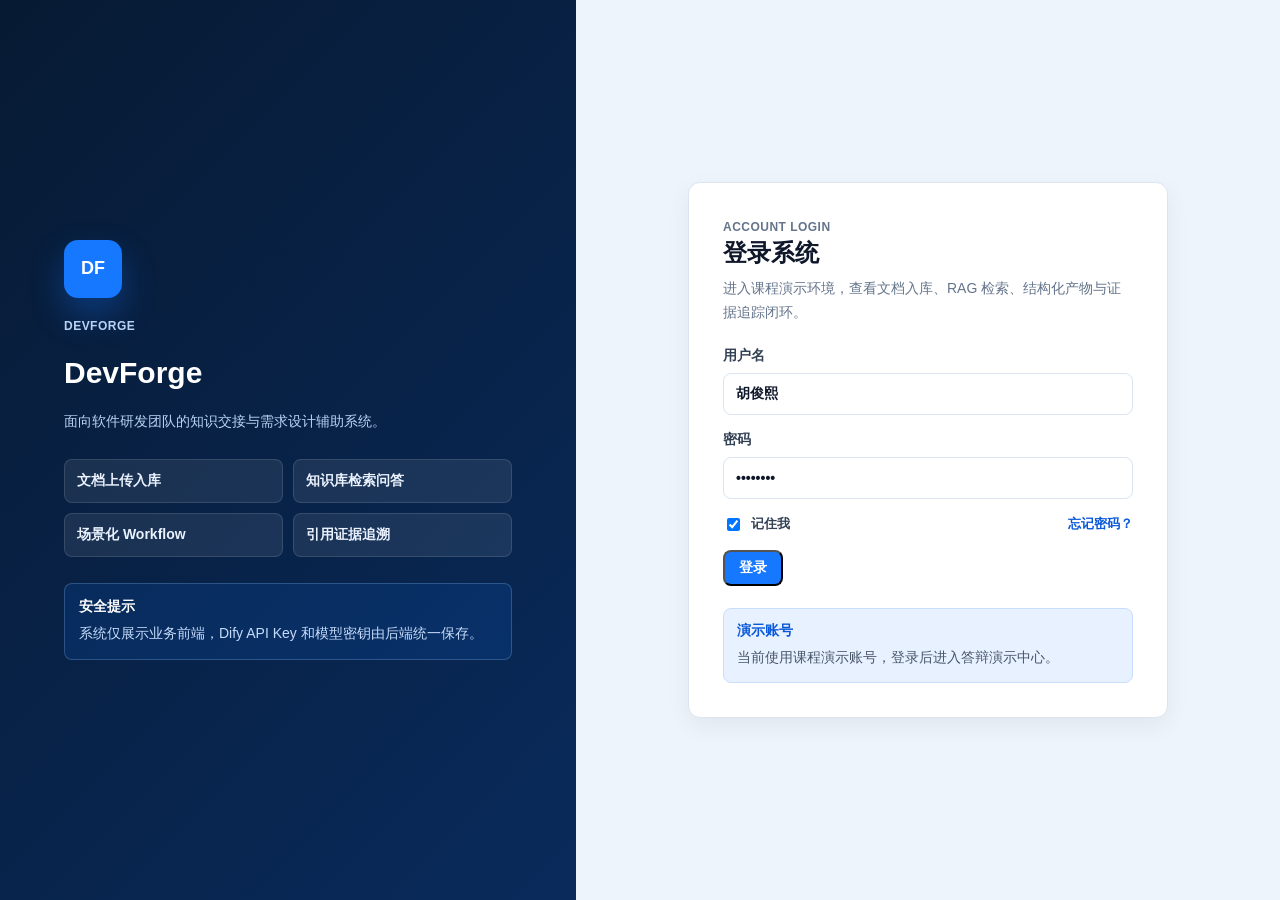
<file: 第一版/index.html>
<!DOCTYPE html>
<html lang="zh-CN">
<head>
  <meta charset="UTF-8">
  <meta name="viewport" content="width=device-width, initial-scale=1.0">
  <title>DevForge | 软件研发知识交接与需求设计辅助系统</title>
  <link rel="stylesheet" href="./styles.css">
</head>
<body>
  <section class="login-view" data-page="/login" aria-label="登录页">
    <div class="login-brand-panel">
      <div class="login-brand-mark" aria-hidden="true">DF</div>
      <p class="eyebrow">DevForge</p>
      <h1>DevForge</h1>
      <p>面向软件研发团队的知识交接与需求设计辅助系统。</p>
      <div class="login-flow" aria-label="核心业务闭环">
        <span>文档上传入库</span>
        <span>知识库检索问答</span>
        <span>场景化 Workflow</span>
        <span>引用证据追溯</span>
      </div>
      <div class="login-security-note">
        <strong>安全提示</strong>
        <span>系统仅展示业务前端，Dify API Key 和模型密钥由后端统一保存。</span>
      </div>
    </div>

    <div class="login-form-panel">
      <div class="login-card">
        <div>
          <p class="eyebrow">Account Login</p>
          <h2>登录系统</h2>
          <p>进入课程演示环境，查看文档入库、RAG 检索、结构化产物与证据追踪闭环。</p>
        </div>
        <form class="login-form" id="login-form">
          <label>
            用户名
            <input id="login-username" name="username" type="text" value="胡俊熙" autocomplete="username">
          </label>
          <label>
            密码
            <input id="login-password" name="password" type="password" value="superrag" autocomplete="current-password">
          </label>
          <div class="login-options">
            <label>
              <input type="checkbox" checked>
              记住我
            </label>
            <button type="button" class="text-link-button" id="login-forgot">忘记密码？</button>
          </div>
          <button class="primary-button login-submit" type="submit">登录</button>
        </form>
        <div class="login-demo-note">
          <strong>演示账号</strong>
          <span>当前使用课程演示账号，登录后进入答辩演示中心。</span>
        </div>
      </div>
    </div>
  </section>

  <div class="app-layout">
    <aside class="sidebar" aria-label="主导航">
      <div class="brand">
        <div class="brand-mark" aria-hidden="true">DF</div>
        <div class="brand-text">
          <strong>DevForge</strong>
          <span>研发知识交接与设计辅助</span>
        </div>
      </div>

      <nav class="nav">
        <a class="nav-link" href="#/dashboard" data-route="/dashboard">
          <span class="nav-icon" aria-hidden="true">H</span>
          <span>首页</span>
        </a>
        <a class="nav-link" href="#/demo-center" data-route="/demo-center">
          <span class="nav-icon" aria-hidden="true">P</span>
          <span>演示中心</span>
        </a>
        <a class="nav-link" href="#/documents" data-route="/documents">
          <span class="nav-icon" aria-hidden="true">D</span>
          <span>文档知识库</span>
        </a>
        <a class="nav-link" href="#/chat" data-route="/chat">
          <span class="nav-icon" aria-hidden="true">Q</span>
          <span>智能问答</span>
        </a>
        <a class="nav-link" href="#/training" data-route="/training">
          <span class="nav-icon" aria-hidden="true">T</span>
          <span>新人培训</span>
        </a>
        <a class="nav-link" href="#/handover" data-route="/handover">
          <span class="nav-icon" aria-hidden="true">J</span>
          <span>项目交接</span>
        </a>
        <a class="nav-link" href="#/design-assistant" data-route="/design-assistant">
          <span class="nav-icon" aria-hidden="true">A</span>
          <span>需求设计辅助</span>
        </a>
        <a class="nav-link" href="#/knowledge-gaps" data-route="/knowledge-gaps">
          <span class="nav-icon" aria-hidden="true">G</span>
          <span>知识缺口</span>
        </a>
        <a class="nav-link" href="#/history" data-route="/history">
          <span class="nav-icon" aria-hidden="true">R</span>
          <span>历史产物</span>
        </a>
      </nav>

      <div class="sidebar-footer">
        <p>能力底座</p>
        <strong>Dify Knowledge + Workflow</strong>
      </div>
    </aside>

    <div class="workspace">
      <header class="topbar">
        <button class="sidebar-toggle" type="button" id="sidebar-toggle" aria-label="收起侧边栏" aria-pressed="false">
          <span class="sidebar-toggle-icon" aria-hidden="true">M</span>
          <span class="sidebar-toggle-text">收起菜单</span>
        </button>

        <div class="topbar-title">
          <span>当前系统</span>
          <strong>DevForge</strong>
        </div>

        <label class="global-search" aria-label="全局搜索">
          <span aria-hidden="true">⌕</span>
          <input type="search" placeholder="搜索文档、会话或设计产物">
        </label>

        <div class="topbar-actions">
          <button class="icon-button" type="button" aria-label="通知">
            <span aria-hidden="true">N</span>
          </button>
          <div class="user-chip" aria-label="当前用户">
            <span class="avatar" aria-hidden="true">胡</span>
            <div>
              <strong>胡俊熙</strong>
              <span>项目成员</span>
            </div>
          </div>
        </div>
      </header>

      <main class="main-content" id="main-content" tabindex="-1">
        <section class="page-panel" data-page="/dashboard">
          <div class="page-header">
            <p class="eyebrow">Dashboard</p>
            <h1>首页 / 控制台</h1>
            <p>围绕企业私有知识、RAG 检索和软件工程场景辅助，查看当前知识库与业务流转状态。</p>
          </div>

          <div class="dashboard-page">
            <section class="welcome-card">
              <div>
                <p class="eyebrow">DevForge Workspace</p>
                <h2>欢迎使用 DevForge 研发知识交接与需求设计辅助系统</h2>
                <p>基于企业私有知识库，辅助完成新人培训、项目交接、需求设计与证据追溯。</p>
              </div>
              <div class="workflow-line" aria-label="核心业务闭环">
                <span>文档入库</span>
                <span>RAG 检索</span>
                <span>场景 Workflow</span>
                <span>证据追溯</span>
              </div>
            </section>

            <section class="stats-grid" id="dashboard-stats" aria-label="数据概览">
              <article class="skeleton-card"></article>
              <article class="skeleton-card"></article>
              <article class="skeleton-card"></article>
              <article class="skeleton-card"></article>
            </section>

            <section class="mode-grid" aria-label="核心模式入口">
              <article class="mode-card">
                <div class="mode-icon" aria-hidden="true">T</div>
                <h3>新人培训</h3>
                <p>帮助新人理解项目背景、核心术语、模块职责和学习路径。</p>
                <a class="secondary-button" href="#/training">进入新人培训</a>
              </article>
              <article class="mode-card">
                <div class="mode-icon" aria-hidden="true">J</div>
                <h3>项目交接</h3>
                <p>汇总项目背景、当前进度、风险点和待办事项。</p>
                <a class="secondary-button" href="#/handover">进入项目交接</a>
              </article>
              <article class="mode-card mode-card-featured">
                <div class="mode-icon" aria-hidden="true">A</div>
                <h3>需求设计辅助</h3>
                <p>基于企业文档生成功能清单、详细文本用例和模块划分建议。</p>
                <a class="primary-button" href="#/design-assistant">进入需求设计辅助</a>
              </article>
            </section>

            <section class="dashboard-grid">
              <article class="dashboard-card">
                <div class="card-title-row">
                  <div>
                    <p class="eyebrow">Recent Sessions</p>
                    <h2>最近问答记录</h2>
                  </div>
                  <a class="text-link" href="#/history">查看全部</a>
                </div>
                <div class="record-list" id="recent-sessions"></div>
              </article>

              <article class="dashboard-card">
                <div class="card-title-row">
                  <div>
                    <p class="eyebrow">Recent Documents</p>
                    <h2>最近上传文档</h2>
                  </div>
                  <a class="text-link" href="#/documents">进入管理</a>
                </div>
                <div class="document-list" id="recent-documents"></div>
              </article>

              <article class="dashboard-card dashboard-card-wide">
                <div class="card-title-row">
                  <div>
                    <p class="eyebrow">Knowledge Base</p>
                    <h2>知识库状态</h2>
                  </div>
                </div>
                <div class="knowledge-status-grid" id="knowledge-status"></div>
              </article>
            </section>
          </div>
        </section>

        <section class="page-panel" data-page="/demo-center">
          <div class="page-header">
            <p class="eyebrow">Demo Center</p>
            <h1>答辩演示中心</h1>
            <p>用一页讲清 DevForge 的完整闭环：文档入库、RAG 检索、结构化生成、证据追踪、知识缺口和历史产物复核。</p>
          </div>

          <div class="demo-center-page">
            <section class="demo-hero dashboard-card">
              <div>
                <p class="eyebrow">Defense Walkthrough</p>
                <h2 id="demo-center-title">DevForge 答辩演示中心</h2>
                <p id="demo-center-subtitle">正在读取演示准备状态...</p>
              </div>
              <div class="demo-readiness-ring" aria-label="演示准备度">
                <strong id="demo-ready-score">0/0</strong>
                <span>准备度</span>
              </div>
            </section>

            <section class="demo-summary-grid" id="demo-summary">
              <article class="skeleton-card"></article>
              <article class="skeleton-card"></article>
              <article class="skeleton-card"></article>
              <article class="skeleton-card"></article>
            </section>

            <section class="dashboard-card">
              <div class="card-title-row">
                <div>
                  <p class="eyebrow">Closed Loop</p>
                  <h2>答辩演示路线</h2>
                </div>
                <a class="text-link" href="#/documents">从文档入库开始</a>
              </div>
              <div class="demo-flow-timeline" id="demo-flow"></div>
            </section>

            <section class="demo-two-column">
              <article class="dashboard-card">
                <div class="card-title-row">
                  <div>
                    <p class="eyebrow">Demo Documents</p>
                    <h2>CRM 演示文档覆盖</h2>
                  </div>
                  <a class="text-link" href="#/documents">查看文档治理</a>
                </div>
                <div class="demo-doc-coverage" id="demo-doc-coverage"></div>
              </article>

              <article class="dashboard-card">
                <div class="card-title-row">
                  <div>
                    <p class="eyebrow">Readiness</p>
                    <h2>演示准备检查</h2>
                  </div>
                </div>
                <div class="demo-check-list" id="demo-readiness"></div>
              </article>
            </section>

            <section class="demo-two-column">
              <article class="dashboard-card">
                <div class="card-title-row">
                  <div>
                    <p class="eyebrow">Recommended Questions</p>
                    <h2>推荐演示问题</h2>
                  </div>
                </div>
                <div class="demo-question-list" id="demo-questions"></div>
              </article>

              <article class="dashboard-card">
                <div class="card-title-row">
                  <div>
                    <p class="eyebrow">Presenter Notes</p>
                    <h2>答辩讲解要点</h2>
                  </div>
                </div>
                <div class="demo-talking-points" id="demo-talking-points"></div>
              </article>
            </section>

            <section class="demo-two-column">
              <article class="dashboard-card">
                <div class="card-title-row">
                  <div>
                    <p class="eyebrow">Artifacts</p>
                    <h2>历史产物沉淀</h2>
                  </div>
                  <a class="text-link" href="#/history">进入历史产物</a>
                </div>
                <div id="demo-artifact-summary"></div>
              </article>

              <article class="dashboard-card">
                <div class="card-title-row">
                  <div>
                    <p class="eyebrow">Knowledge Gaps</p>
                    <h2>知识缺口提示</h2>
                  </div>
                  <a class="text-link" href="#/knowledge-gaps">查看缺口详情</a>
                </div>
                <div id="demo-gaps"></div>
              </article>
            </section>
          </div>
        </section>

        <section class="page-panel" data-page="/documents">
          <div class="page-header">
            <p class="eyebrow">Documents</p>
            <h1>文档知识治理中心</h1>
            <p>管理软件工程文档的入库、切片、检索适配和证据引用状态，让 RAG 过程在页面上可解释。</p>
          </div>

          <div class="document-page">
            <section class="document-toolbar dashboard-card">
              <div class="toolbar-actions">
                <button class="primary-button" type="button" id="open-upload-dialog">上传文档</button>
                <button class="secondary-button" type="button" data-doc-placeholder-action="新建分类">新建分类</button>
                <button class="secondary-button" type="button" data-doc-placeholder-action="批量标签">批量标签</button>
              </div>
              <label class="document-search">
                <span aria-hidden="true">⌕</span>
                <input id="document-search" type="search" placeholder="搜索文档名称、标签、内容">
              </label>
            </section>

            <section class="document-filters dashboard-card" aria-label="文档筛选">
              <label>
                文档类型
                <select id="filter-type">
                  <option value="">全部</option>
                </select>
              </label>
              <label>
                所属项目
                <select id="filter-project">
                  <option value="">全部</option>
                </select>
              </label>
              <label>
                上传者
                <select id="filter-uploader">
                  <option value="">全部</option>
                </select>
              </label>
              <label>
                入库状态
                <select id="filter-status">
                  <option value="">全部</option>
                  <option value="indexed">已入库</option>
                  <option value="indexing">解析中</option>
                  <option value="failed">解析失败</option>
                  <option value="pending">待处理</option>
                </select>
              </label>
              <label>
                可见范围
                <select id="filter-visibility">
                  <option value="">全部</option>
                </select>
              </label>
            </section>

            <section class="rag-flow-card dashboard-card" aria-label="RAG 流程可视化">
              <div class="card-title-row">
                <div>
                  <p class="eyebrow">RAG 处理流程</p>
                  <h2>文档如何转化为可引用证据</h2>
                </div>
                <span class="table-count">答辩演示链路</span>
              </div>
              <div class="rag-flow-steps">
                <span>文档上传</span>
                <span>文本清洗</span>
                <span>文档切块</span>
                <span>向量索引 / 词法索引</span>
                <span>场景检索</span>
                <span>结构化生成</span>
                <span>引用追踪</span>
              </div>
            </section>

            <section class="document-table-card dashboard-card">
              <div class="card-title-row">
                <div>
                  <p class="eyebrow">Knowledge Governance</p>
                  <h2>企业知识文档</h2>
                </div>
                <span class="table-count" id="document-result-count">0 条文档</span>
              </div>
              <div class="table-wrap">
                <table class="document-table">
                  <thead>
                    <tr>
                      <th>文档名称</th>
                      <th>文档类型</th>
                      <th>适用场景</th>
                      <th>RAG 入库</th>
                      <th>质量状态</th>
                      <th>所属项目</th>
                      <th>入库状态</th>
                      <th>引用记录</th>
                      <th>操作</th>
                    </tr>
                  </thead>
                  <tbody id="document-table-body">
                    <tr>
                      <td colspan="9">文档数据加载中...</td>
                    </tr>
                  </tbody>
                </table>
              </div>
            </section>
          </div>

          <div class="modal-backdrop" id="upload-dialog" hidden>
            <section class="modal-panel" role="dialog" aria-modal="true" aria-labelledby="upload-dialog-title">
              <div class="modal-head">
                <div>
                  <p class="eyebrow">Upload</p>
                  <h2 id="upload-dialog-title">上传文档</h2>
                </div>
                <button class="ghost-icon-button" type="button" data-close-upload aria-label="关闭上传弹窗">×</button>
              </div>
              <form class="upload-form" id="upload-form">
                <label>
                  选择文件
                  <input name="file" type="file" accept=".txt,.md,.markdown,.csv,.json,.html,.htm,.docx,.pptx">
                </label>
                <label>
                  文档类型
                  <select name="type">
                    <option value="Markdown">Markdown</option>
                    <option value="TXT">TXT</option>
                    <option value="CSV">CSV</option>
                    <option value="JSON">JSON</option>
                    <option value="HTML">HTML</option>
                    <option value="Word">Word</option>
                    <option value="PPT">PPT</option>
                  </select>
                </label>
                <label>
                  所属项目
                  <input name="project" type="text" value="企业知识库">
                </label>
                <label>
                  标签
                  <input name="tags" type="text" placeholder="多个标签用逗号分隔，例如：培训, 入职">
                </label>
                <label>
                  可见范围
                  <select name="visibilityScope">
                    <option value="项目成员">项目成员</option>
                    <option value="团队内部">团队内部</option>
                    <option value="管理员">管理员</option>
                  </select>
                </label>
                <div class="modal-actions">
                  <button class="secondary-button" type="button" data-close-upload>取消</button>
                  <button class="primary-button" type="submit">确认上传</button>
                </div>
              </form>
            </section>
          </div>

          <aside class="detail-drawer" id="document-detail-drawer" hidden aria-label="文档详情">
            <div class="drawer-head">
              <div>
                <p class="eyebrow">Document Detail</p>
                <h2 id="drawer-document-title">文档详情</h2>
              </div>
              <button class="ghost-icon-button" type="button" id="close-document-drawer" aria-label="关闭详情抽屉">×</button>
            </div>
            <div id="document-detail-content" class="drawer-content"></div>
          </aside>
        </section>

        <section class="page-panel" data-page="/chat">
          <div class="page-header">
            <p class="eyebrow">Knowledge QA</p>
            <h1>智能问答</h1>
            <p>围绕企业知识库进行通用检索问答，每个回答都绑定引用证据与证据充分度。</p>
          </div>

          <div class="chat-workbench">
            <aside class="chat-sidebar dashboard-card" aria-label="会话列表">
              <button class="primary-button chat-new-button" type="button" id="chat-new-session">新建会话</button>
              <label class="chat-search">
                <span aria-hidden="true">⌕</span>
                <input id="chat-session-search" type="search" placeholder="搜索会话">
              </label>
              <div class="chat-session-list" id="chat-session-list"></div>
            </aside>

            <section class="chat-main dashboard-card" aria-label="智能问答主区域">
              <div class="chat-config-bar">
                <label>
                  选择知识库
                  <select id="chat-knowledge-select"></select>
                </label>
                <label>
                  选择项目
                  <select id="chat-project-select"></select>
                </label>
                <label>
                  回答模式
                  <select id="chat-answer-mode">
                    <option value="concise">简洁回答</option>
                    <option value="detailed">详细回答</option>
                    <option value="evidence" selected>带依据回答</option>
                  </select>
                </label>
              </div>

              <div class="chat-conversation" id="chat-conversation" aria-live="polite"></div>

              <form class="chat-input-area" id="chat-form">
                <div class="quick-question-row" id="chat-quick-question-row" aria-label="猜你想问">
                  <span class="quick-question-status">正在根据当前知识库生成猜你想问...</span>
                </div>
                <div class="chat-input-row">
                  <textarea id="chat-input" rows="2" placeholder="请输入你想查询的企业知识或项目问题"></textarea>
                  <button class="primary-button" type="submit" id="chat-send">发送</button>
                </div>
              </form>
            </section>

            <aside class="citation-panel dashboard-card" aria-label="引用证据">
              <div class="citation-panel-head">
                <div>
                  <p class="eyebrow">Evidence</p>
                  <h2>引用证据</h2>
                </div>
                <span class="evidence-level level-medium" id="chat-evidence-level">部分充分</span>
              </div>
              <div class="evidence-warning" id="chat-evidence-warning" hidden>
                当前知识库中证据不足，建议补充相关文档后再生成正式结论。
              </div>
              <div class="citation-list-panel" id="chat-citation-list"></div>
            </aside>
          </div>
        </section>

        <section class="page-panel" data-page="/training">
          <div class="page-header">
            <p class="eyebrow">Training</p>
            <h1>新人培训</h1>
            <p>基于企业私有知识库，为新加入研发成员生成术语解释、背景梳理、学习路径和推荐资料。</p>
          </div>

          <div class="scenario-page training-page">
            <section class="scenario-hero dashboard-card">
              <div>
                <p class="eyebrow">Onboarding Guide</p>
                <h2>新人 7 天上手计划</h2>
                <p>把分散的需求、接口、交接和培训资料整理成新人能直接学习的结构化说明和自测任务。</p>
              </div>
              <div class="scenario-hero-metrics" aria-label="培训产出结构">
                <span>背景</span>
                <span>术语</span>
                <span>路径</span>
                <span>资料</span>
              </div>
            </section>

            <section class="scenario-grid">
              <aside class="scenario-input-card dashboard-card">
                <label>
                  我想了解的内容
                  <textarea id="training-query" rows="5" placeholder="例如：请基于 CRM 客户、商机、合同、回款、发票文档，为新人生成 7 天业务上手路径"></textarea>
                </label>
                <label>
                  培训主题
                  <select id="training-topic"></select>
                </label>
                <label>
                  关联项目
                  <select id="training-project"></select>
                </label>
                <button class="primary-button" type="button" id="training-generate">生成上手计划</button>
              </aside>

              <section class="scenario-output dashboard-card">
                <div class="card-title-row">
                  <div>
                    <p class="eyebrow">Training Output</p>
                    <h2>新人上手计划</h2>
                  </div>
                </div>
                <div class="training-result" id="training-result"></div>
              </section>
            </section>

            <section class="quick-panel dashboard-card">
              <div class="card-title-row">
                <div>
                  <p class="eyebrow">Quick Questions</p>
                  <h2>快捷问题</h2>
                </div>
              </div>
              <div class="quick-question-row">
                <button type="button" data-training-question="请为 CRM 新人生成 7 天上手学习路径">CRM 新人 7 天路径</button>
                <button type="button" data-training-question="新人应该优先理解客户、商机、合同、回款、发票中的哪些概念？">核心概念学习</button>
                <button type="button" data-training-question="请按客户到回款的业务链路安排学习任务">客户到回款学习链路</button>
                <button type="button" data-training-question="请生成 CRM 业务自测问题">生成 CRM 自测问题</button>
                <button type="button" data-training-question="哪些 CRM 文档适合作为新人必读资料？">新人必读资料</button>
              </div>
            </section>
          </div>
        </section>

        <section class="page-panel" data-page="/handover">
          <div class="page-header">
            <p class="eyebrow">Handover</p>
            <h1>项目交接</h1>
            <p>从企业文档和历史产物中汇总项目背景、当前进度、风险点和待办事项。</p>
          </div>

          <div class="scenario-page handover-page">
            <section class="scenario-hero dashboard-card">
              <div>
                <p class="eyebrow">Project Transfer</p>
                <h2>项目交接清单生成器</h2>
                <p>围绕任务交接收敛背景、进度、风险、待办、责任角色和依赖文档。</p>
              </div>
              <div class="scenario-hero-metrics" aria-label="交接闭环">
                <span>背景</span>
                <span>进度</span>
                <span>风险</span>
                <span>待办</span>
              </div>
            </section>

            <section class="scenario-grid">
              <aside class="scenario-input-card dashboard-card">
                <label>
                  交接问题
                  <textarea id="handover-query" rows="5" placeholder="例如：请基于 CRM 客户、商机、合同、回款、发票文档，生成模块接手清单并指出交接风险"></textarea>
                </label>
                <label>
                  所属项目
                  <select id="handover-project"></select>
                </label>
                <label>
                  交接范围
                  <select id="handover-scope"></select>
                </label>
                <button class="primary-button" type="button" id="handover-generate">生成交接清单</button>
              </aside>

              <section class="scenario-output dashboard-card">
                <div class="card-title-row">
                  <div>
                    <p class="eyebrow">Handover Output</p>
                    <h2>结构化交接结果</h2>
                  </div>
                  <div class="design-action-bar">
                    <button type="button" data-handover-action="copy">复制交接清单</button>
                    <button type="button" data-handover-action="export">导出 Markdown</button>
                  </div>
                </div>
                <div class="handover-result" id="handover-result"></div>
              </section>
            </section>

            <section class="quick-panel dashboard-card">
              <div class="card-title-row">
                <div>
                  <p class="eyebrow">Quick Questions</p>
                  <h2>快捷问题</h2>
                </div>
              </div>
              <div class="quick-question-row">
                <button type="button" data-handover-question="请生成 CRM 客户到回款链路的接手者待办清单">CRM 接手待办清单</button>
                <button type="button" data-handover-question="CRM 客户、商机、合同、回款、发票交接中有哪些高风险点？">CRM 高风险交接点</button>
                <button type="button" data-handover-question="接手 CRM 合同和回款模块需要优先阅读哪些文档？">优先阅读文档</button>
                <button type="button" data-handover-question="请整理 CRM 模块交接的信息缺口和待确认问题">信息缺口与待确认</button>
                <button type="button" data-handover-question="请按前端、后端、测试角色拆分 CRM 交接责任边界">责任边界拆分</button>
              </div>
            </section>
          </div>
        </section>

        <section class="page-panel" data-page="/design-assistant">
          <div class="page-header">
            <p class="eyebrow">Design Assistant</p>
            <h1>需求设计辅助</h1>
            <p>基于企业私有文档生成软件工程需求设计产物初稿，并通过引用证据支持人工复核。</p>
          </div>

          <div class="design-page">
            <section class="scenario-hero design-hero dashboard-card">
              <div>
                <p class="eyebrow">Engineering Design Output</p>
                <h2>从企业文档知识到结构化设计产物</h2>
                <p>围绕需求、接口、用例模板和交接规范生成可复核的设计初稿，保留引用证据、质量检查和人工评审提示。</p>
              </div>
              <div class="scenario-hero-metrics" aria-label="设计辅助产出结构">
                <span>功能</span>
                <span>用例</span>
                <span>模块</span>
                <span>风险</span>
              </div>
            </section>

            <section class="design-workbench">
              <aside class="design-input-card dashboard-card">
                <label>
                  设计目标
                  <textarea id="design-goal" rows="6" placeholder="请输入设计目标"></textarea>
                </label>
                <label>
                  产物类型
                  <select id="design-output-type"></select>
                </label>
                <label>
                  关联项目
                  <select id="design-project"></select>
                </label>
                <label>
                  输出粒度
                  <select id="design-granularity"></select>
                </label>
                <button class="primary-button design-generate-button" type="button" id="design-generate">生成设计初稿</button>
              </aside>

              <section class="design-output-card dashboard-card">
                <div class="card-title-row">
                  <div>
                    <p class="eyebrow">Structured Design</p>
                    <h2>结构化设计产物</h2>
                  </div>
                  <div class="design-action-bar">
                    <button type="button" data-design-action="copy">复制结果</button>
                    <button type="button" data-design-action="export">导出 Markdown</button>
                    <button type="button" data-design-action="save">保存到历史产物</button>
                    <button type="button" data-design-action="regenerate">重新生成</button>
                  </div>
                </div>

                <div class="design-tabs" role="tablist" aria-label="设计产物类型">
                  <button class="active" type="button" role="tab" data-design-tab="overview" aria-selected="true">总览</button>
                  <button type="button" role="tab" data-design-tab="business" aria-selected="false">业务分析</button>
                  <button type="button" role="tab" data-design-tab="functions" aria-selected="false">功能清单</button>
                  <button type="button" role="tab" data-design-tab="useCases" aria-selected="false">详细文本用例</button>
                  <button type="button" role="tab" data-design-tab="modules" aria-selected="false">模块划分建议</button>
                  <button type="button" role="tab" data-design-tab="dataPermission" aria-selected="false">数据与权限</button>
                  <button type="button" role="tab" data-design-tab="traceability" aria-selected="false">需求追踪</button>
                  <button type="button" role="tab" data-design-tab="diagram" aria-selected="false">图示输出</button>
                  <button type="button" role="tab" data-design-tab="risks" aria-selected="false">风险与待确认问题</button>
                  <button type="button" role="tab" data-design-tab="actions" aria-selected="false">后续动作建议</button>
                </div>

                <div class="design-result" id="design-result"></div>
              </section>

              <aside class="design-quality-panel dashboard-card" aria-label="引用证据与质量检查">
                <div class="citation-panel-head">
                  <div>
                    <p class="eyebrow">Evidence</p>
                    <h2>引用证据与质量检查</h2>
                  </div>
                  <span class="evidence-level level-medium" id="design-evidence-level">等待生成</span>
                </div>
                <div class="evidence-warning" id="design-evidence-warning" hidden>
                  当前知识库中证据不足，以下设计内容仅可作为初步参考，请补充需求文档或接口文档后再进入正式评审。
                </div>

                <section class="quality-panel-block">
                  <h3>质量检查</h3>
                  <div id="design-quality-checks"></div>
                </section>

                <section class="quality-panel-block">
                  <h3>引用文档</h3>
                  <div class="citation-list-panel" id="design-citation-list"></div>
                </section>
              </aside>
            </section>
          </div>
        </section>

        <section class="page-panel" data-page="/knowledge-gaps">
          <div class="page-header">
            <p class="eyebrow">Knowledge Gaps</p>
            <h1>知识缺口与证据</h1>
            <p>从历史产物中的待确认问题、信息缺口、低证据项和需复核风险中聚合知识库缺口。</p>
          </div>

          <div class="knowledge-gap-page">
            <section class="gap-summary-grid" id="knowledge-gap-summary">
              <div class="empty-inline">正在加载知识缺口统计...</div>
            </section>

            <section class="dashboard-card gap-table-card">
              <div class="card-title-row">
                <div>
                  <p class="eyebrow">Gap Registry</p>
                  <h2>缺口登记表</h2>
                </div>
                <span class="table-count" id="knowledge-gap-count">0 类缺口</span>
              </div>
              <div class="table-wrap">
                <table class="scenario-table gap-table">
                  <thead>
                    <tr>
                      <th>缺口类型</th>
                      <th>来源场景</th>
                      <th>影响范围</th>
                      <th>关联文档</th>
                      <th>出现次数</th>
                      <th>严重程度</th>
                      <th>建议补充</th>
                    </tr>
                  </thead>
                  <tbody id="knowledge-gap-table-body">
                    <tr>
                      <td colspan="7">正在加载知识缺口...</td>
                    </tr>
                  </tbody>
                </table>
              </div>
            </section>

            <section class="dashboard-card">
              <div class="card-title-row">
                <div>
                  <p class="eyebrow">Gap Examples</p>
                  <h2>缺口来源示例</h2>
                </div>
              </div>
              <div class="gap-example-list" id="knowledge-gap-examples">
                <div class="empty-inline">暂无缺口示例。</div>
              </div>
            </section>
          </div>
        </section>

        <section class="page-panel" data-page="/history">
          <div class="page-header">
            <p class="eyebrow">Artifacts</p>
            <h1>历史产物</h1>
            <p>管理可复用的问答结论、培训计划、交接清单和设计产物，并支持人工复核、证据追踪与版本沉淀。</p>
          </div>

          <div class="history-page">
            <section class="history-filters dashboard-card" aria-label="历史产物筛选">
              <label>
                开始时间
                <input id="history-date-from" type="date">
              </label>
              <label>
                结束时间
                <input id="history-date-to" type="date">
              </label>
              <label>
                场景模式
                <select id="history-scene">
                  <option value="">全部</option>
                </select>
              </label>
              <label>
                所属项目
                <select id="history-project">
                  <option value="">全部</option>
                </select>
              </label>
              <label>
                创建用户
                <select id="history-creator">
                  <option value="">全部</option>
                </select>
              </label>
              <label class="history-search">
                搜索
                <input id="history-search" type="search" placeholder="搜索标题、问题或摘要">
              </label>
            </section>

            <section class="dashboard-card history-list-card">
              <div class="card-title-row">
                <div>
                  <p class="eyebrow">Reusable Outputs</p>
                  <h2>历史产物列表</h2>
                </div>
                <span class="table-count" id="history-result-count">0 条产物</span>
              </div>
              <div class="history-list" id="history-list"></div>
            </section>
          </div>

          <aside class="detail-drawer history-drawer" id="history-detail-drawer" hidden aria-label="历史产物详情">
            <div class="drawer-head">
              <div>
                <p class="eyebrow">Artifact Detail</p>
                <h2 id="history-detail-title">产物详情</h2>
              </div>
              <button class="ghost-icon-button" type="button" id="close-history-drawer" aria-label="关闭产物详情">×</button>
            </div>
            <div id="history-detail-content" class="drawer-content"></div>
          </aside>
        </section>

        <section class="page-panel" data-page="/settings">
          <div class="page-header">
            <p class="eyebrow">Admin Diagnostics</p>
            <h1>管理员诊断面板</h1>
            <p>该页面用于课程演示和部署排查，普通业务用户无需进入；核心业务仍在知识库、项目交接、需求设计和新人培训页面完成。</p>
          </div>

          <div class="settings-page">
            <section class="security-card dashboard-card">
              <div class="security-icon" aria-hidden="true">!</div>
              <div>
                <h2>安全提示</h2>
                <p>API Key、模型密钥和 Workflow Key 必须由后端保存，前端不得暴露敏感密钥。本页面仅展示只读诊断快照和演示态映射。</p>
              </div>
            </section>

            <section class="dashboard-card settings-section">
              <div class="card-title-row">
                <div>
                  <p class="eyebrow">Workflow Mapping</p>
                  <h2>Workflow 映射状态</h2>
                </div>
              </div>
              <div class="table-wrap">
                <table class="scenario-table settings-table">
                  <thead>
                    <tr>
                      <th>场景编码</th>
                      <th>场景名称</th>
                      <th>Dify App ID</th>
                      <th>Dify Workflow ID</th>
                      <th>状态</th>
                      <th>操作</th>
                    </tr>
                  </thead>
                  <tbody id="settings-workflow-body">
                    <tr>
                      <td colspan="6">配置加载中...</td>
                    </tr>
                  </tbody>
                </table>
              </div>
            </section>

            <section class="settings-grid">
              <article class="dashboard-card settings-section">
                <div class="card-title-row">
                  <div>
                    <p class="eyebrow">Retrieval Snapshot</p>
                    <h2>检索参数快照</h2>
                  </div>
                </div>
                <div class="settings-form">
                  <label>
                    TopK
                    <input id="settings-topk" type="number" min="1" max="20">
                  </label>
                  <label>
                    Score Threshold
                    <input id="settings-score-threshold" type="number" min="0" max="1" step="0.01">
                  </label>
                  <label class="switch-row">
                    <span>Rerank 开关</span>
                    <input id="settings-rerank" type="checkbox">
                  </label>
                  <label>
                    默认知识库选择策略
                    <select id="settings-knowledge-strategy">
                      <option value="hybrid">混合检索（关键词 + 向量）</option>
                      <option value="project-first">项目优先</option>
                      <option value="global">全局知识库</option>
                    </select>
                  </label>
                  <label class="switch-row">
                    <span>启用证据不足提示</span>
                    <input id="settings-low-evidence" type="checkbox">
                  </label>
                </div>
              </article>

              <article class="dashboard-card settings-section">
                <div class="card-title-row">
                  <div>
                    <p class="eyebrow">Model Snapshot</p>
                    <h2>模型参数快照</h2>
                  </div>
                </div>
                <div class="settings-form">
                  <label>
                    模型名称
                    <input id="settings-model-name" type="text">
                  </label>
                  <label>
                    Temperature
                    <input id="settings-temperature" type="number" min="0" max="1" step="0.1">
                  </label>
                  <label>
                    最大输出长度
                    <input id="settings-max-tokens" type="number" min="256" max="8192">
                  </label>
                  <label class="switch-row">
                    <span>是否流式输出</span>
                    <input id="settings-stream" type="checkbox">
                  </label>
                  <button class="secondary-button settings-save-button" type="button" id="settings-save" disabled>仅管理员可调整</button>
                </div>
              </article>
            </section>

            <section class="dashboard-card settings-section">
              <div class="card-title-row">
                <div>
                  <p class="eyebrow">Runtime Logs</p>
                  <h2>运行日志</h2>
                </div>
                <span class="table-count" id="settings-log-count">最近 0 条</span>
              </div>
              <div class="table-wrap">
                <table class="scenario-table settings-table">
                  <thead>
                    <tr>
                      <th>调用时间</th>
                      <th>用户</th>
                      <th>场景模式</th>
                      <th>Workflow</th>
                      <th>是否成功</th>
                      <th>耗时</th>
                      <th>错误原因</th>
                    </tr>
                  </thead>
                  <tbody id="settings-log-body">
                    <tr>
                      <td colspan="7">日志加载中...</td>
                    </tr>
                  </tbody>
                </table>
              </div>
            </section>
          </div>
        </section>
      </main>
    </div>
  </div>

  <script src="./api-config.js"></script>
  <script src="./dashboard-service.js"></script>
  <script src="./document-service.js"></script>
  <script src="./chat-service.js"></script>
  <script src="./training-service.js"></script>
    <script src="./handover-service.js"></script>
    <script src="./design-service.js"></script>
    <script src="./history-service.js"></script>
    <script src="./demo-service.js"></script>
    <script src="./settings-service.js"></script>
    <script src="./app.js"></script>
</body>
</html>
</file>
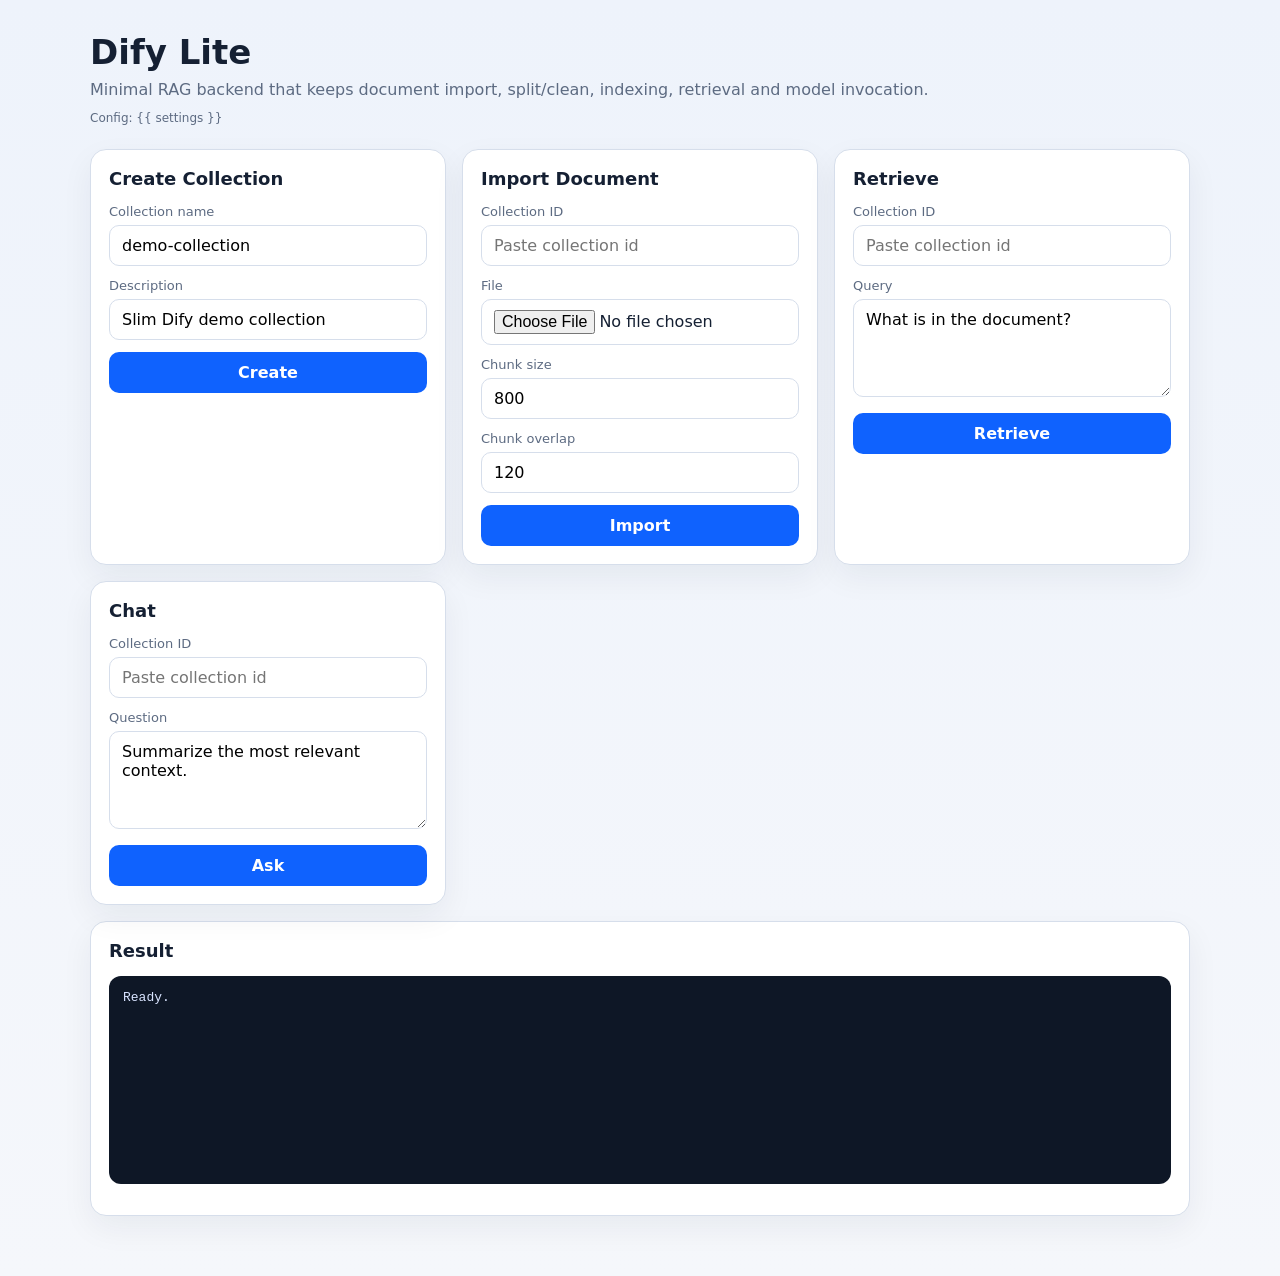
<file: dify-lite/app/templates/index.html>
<!doctype html>
<html lang="en">
  <head>
    <meta charset="utf-8">
    <title>Dify Lite</title>
    <meta name="viewport" content="width=device-width, initial-scale=1">
    <style>
      :root {
        color-scheme: light;
        --bg: #f5f7fb;
        --card: #ffffff;
        --text: #152033;
        --muted: #5d6b82;
        --accent: #0f62fe;
        --border: #d6deeb;
      }
      body {
        margin: 0;
        font-family: "Segoe UI", system-ui, sans-serif;
        background: linear-gradient(180deg, #eef3fb 0%, var(--bg) 100%);
        color: var(--text);
      }
      .wrap {
        max-width: 1100px;
        margin: 0 auto;
        padding: 32px 20px 60px;
      }
      .hero {
        margin-bottom: 24px;
      }
      .hero h1 {
        margin: 0 0 8px;
        font-size: 34px;
      }
      .hero p {
        margin: 0;
        color: var(--muted);
      }
      .grid {
        display: grid;
        grid-template-columns: repeat(auto-fit, minmax(300px, 1fr));
        gap: 16px;
      }
      .card {
        background: var(--card);
        border: 1px solid var(--border);
        border-radius: 16px;
        padding: 18px;
        box-shadow: 0 12px 32px rgba(21, 32, 51, 0.06);
      }
      .card h2 {
        margin-top: 0;
        font-size: 18px;
      }
      label {
        display: block;
        font-size: 13px;
        margin-bottom: 6px;
        color: var(--muted);
      }
      input, textarea, button {
        width: 100%;
        box-sizing: border-box;
        font: inherit;
      }
      input, textarea {
        border: 1px solid var(--border);
        border-radius: 10px;
        padding: 10px 12px;
        margin-bottom: 12px;
        background: white;
      }
      button {
        border: 0;
        border-radius: 10px;
        padding: 11px 14px;
        background: var(--accent);
        color: white;
        cursor: pointer;
        font-weight: 600;
      }
      pre {
        background: #0e1726;
        color: #d9e4ff;
        padding: 14px;
        border-radius: 12px;
        overflow: auto;
        min-height: 180px;
      }
      .meta {
        margin-top: 12px;
        font-size: 12px;
        color: var(--muted);
      }
    </style>
  </head>
  <body>
    <div class="wrap">
      <div class="hero">
        <h1>Dify Lite</h1>
        <p>Minimal RAG backend that keeps document import, split/clean, indexing, retrieval and model invocation.</p>
        <div class="meta">Config: {{ settings }}</div>
      </div>
      <div class="grid">
        <section class="card">
          <h2>Create Collection</h2>
          <label for="collection-name">Collection name</label>
          <input id="collection-name" value="demo-collection">
          <label for="collection-description">Description</label>
          <input id="collection-description" value="Slim Dify demo collection">
          <button onclick="createCollection()">Create</button>
        </section>
        <section class="card">
          <h2>Import Document</h2>
          <label for="import-collection-id">Collection ID</label>
          <input id="import-collection-id" placeholder="Paste collection id">
          <label for="import-file">File</label>
          <input id="import-file" type="file">
          <label for="chunk-size">Chunk size</label>
          <input id="chunk-size" value="800">
          <label for="chunk-overlap">Chunk overlap</label>
          <input id="chunk-overlap" value="120">
          <button onclick="importDocument()">Import</button>
        </section>
        <section class="card">
          <h2>Retrieve</h2>
          <label for="retrieve-collection-id">Collection ID</label>
          <input id="retrieve-collection-id" placeholder="Paste collection id">
          <label for="retrieve-query">Query</label>
          <textarea id="retrieve-query" rows="4">What is in the document?</textarea>
          <button onclick="retrieve()">Retrieve</button>
        </section>
        <section class="card">
          <h2>Chat</h2>
          <label for="chat-collection-id">Collection ID</label>
          <input id="chat-collection-id" placeholder="Paste collection id">
          <label for="chat-query">Question</label>
          <textarea id="chat-query" rows="4">Summarize the most relevant context.</textarea>
          <button onclick="chat()">Ask</button>
        </section>
      </div>
      <section class="card" style="margin-top: 16px;">
        <h2>Result</h2>
        <pre id="result">Ready.</pre>
      </section>
    </div>
    <script>
      async function createCollection() {
        const payload = {
          name: document.getElementById('collection-name').value,
          description: document.getElementById('collection-description').value,
        };
        await callJson('/api/collections', {
          method: 'POST',
          headers: {'Content-Type': 'application/json'},
          body: JSON.stringify(payload),
        });
      }

      async function importDocument() {
        const form = new FormData();
        form.append('collection_id', document.getElementById('import-collection-id').value);
        form.append('chunk_size', document.getElementById('chunk-size').value);
        form.append('chunk_overlap', document.getElementById('chunk-overlap').value);
        form.append('clean_enabled', 'true');
        const file = document.getElementById('import-file').files[0];
        if (!file) {
          setResult({error: 'Choose a file first.'});
          return;
        }
        form.append('file', file);
        await callJson('/api/documents/import', {method: 'POST', body: form});
      }

      async function retrieve() {
        const payload = {
          collection_id: document.getElementById('retrieve-collection-id').value,
          query: document.getElementById('retrieve-query').value,
          top_k: 5,
        };
        await callJson('/api/retrieval/query', {
          method: 'POST',
          headers: {'Content-Type': 'application/json'},
          body: JSON.stringify(payload),
        });
      }

      async function chat() {
        const payload = {
          collection_id: document.getElementById('chat-collection-id').value,
          query: document.getElementById('chat-query').value,
          top_k: 5,
        };
        await callJson('/api/chat/completions', {
          method: 'POST',
          headers: {'Content-Type': 'application/json'},
          body: JSON.stringify(payload),
        });
      }

      async function callJson(url, options) {
        const response = await fetch(url, options);
        const data = await response.json();
        setResult(data);
      }

      function setResult(data) {
        document.getElementById('result').textContent = JSON.stringify(data, null, 2);
      }
    </script>
  </body>
</html>
</file>
<file: 第一版/styles.css>
:root {
  --bg: #f5f7fb;
  --card: #ffffff;
  --sidebar: #071a33;
  --sidebar-2: #092b5d;
  --primary: #1677ff;
  --primary-dark: #0958d9;
  --primary-soft: #e8f1ff;
  --text: #0f172a;
  --muted: #64748b;
  --line: #dbe4f0;
  --line-soft: #edf2f7;
  --success: #16a34a;
  --warning: #f59e0b;
  --danger: #ef4444;
  --shadow: 0 8px 24px rgba(15, 23, 42, 0.06);
  --radius: 8px;
  --font: "Microsoft YaHei UI", "PingFang SC", "Segoe UI", Arial, sans-serif;
}

* {
  box-sizing: border-box;
}

html {
  min-height: 100%;
}

body {
  min-height: 100vh;
  margin: 0;
  color: var(--text);
  background: var(--bg);
  font-family: var(--font);
  font-size: 14px;
}

body.is-login-route {
  background: #eef4fb;
}

a {
  color: inherit;
  text-decoration: none;
}

[hidden] {
  display: none !important;
}

button,
input,
select {
  font: inherit;
}

button {
  cursor: pointer;
}

.app-layout {
  min-height: 100vh;
}

.is-login-route .app-layout {
  display: none;
}

.login-view {
  display: none;
  min-height: 100vh;
  background: #eef4fb;
}

.login-view.active {
  display: grid;
  grid-template-columns: minmax(420px, 0.9fr) minmax(420px, 1.1fr);
}

.login-brand-panel {
  display: grid;
  align-content: center;
  gap: 18px;
  min-height: 100vh;
  padding: 56px 64px;
  color: #dbeafe;
  background:
    linear-gradient(135deg, rgba(7, 26, 51, 0.98), rgba(9, 43, 93, 0.96)),
    #071a33;
}

.login-brand-mark {
  display: grid;
  width: 58px;
  height: 58px;
  place-items: center;
  color: #ffffff;
  background: var(--primary);
  border-radius: 14px;
  box-shadow: 0 16px 34px rgba(22, 119, 255, 0.32);
  font-size: 18px;
  font-weight: 900;
}

.login-brand-panel h1 {
  max-width: 520px;
  margin: 0;
  color: #ffffff;
  font-size: 30px;
  line-height: 1.25;
}

.login-brand-panel p {
  max-width: 540px;
  margin: 0;
  color: #b9d3f6;
  line-height: 1.7;
}

.login-flow {
  display: grid;
  grid-template-columns: repeat(2, minmax(0, 1fr));
  gap: 10px;
  max-width: 520px;
  margin-top: 8px;
}

.login-flow span {
  min-height: 42px;
  padding: 12px;
  color: #eaf2ff;
  background: rgba(255, 255, 255, 0.08);
  border: 1px solid rgba(255, 255, 255, 0.12);
  border-radius: var(--radius);
  font-weight: 800;
}

.login-security-note {
  display: grid;
  gap: 6px;
  max-width: 520px;
  margin-top: 8px;
  padding: 14px;
  color: #dbeafe;
  background: rgba(22, 119, 255, 0.13);
  border: 1px solid rgba(147, 197, 253, 0.26);
  border-radius: var(--radius);
}

.login-security-note strong {
  color: #ffffff;
}

.login-security-note span {
  color: #c7dcfb;
  line-height: 1.65;
}

.login-form-panel {
  display: grid;
  min-height: 100vh;
  place-items: center;
  padding: 48px;
}

.login-card {
  display: grid;
  width: min(480px, 100%);
  gap: 22px;
  padding: 34px;
  background: #ffffff;
  border: 1px solid var(--line);
  border-radius: 12px;
  box-shadow: var(--shadow);
}

.login-card h2 {
  margin: 0 0 8px;
  font-size: 24px;
}

.login-card p {
  margin: 0;
  color: var(--muted);
  line-height: 1.7;
}

.login-form {
  display: grid;
  gap: 16px;
}

.login-form label {
  display: grid;
  gap: 8px;
  color: #334155;
  font-weight: 800;
}

.login-form input[type="text"],
.login-form input[type="password"] {
  width: 100%;
  min-height: 42px;
  padding: 0 12px;
  color: var(--text);
  background: #ffffff;
  border: 1px solid var(--line);
  border-radius: var(--radius);
  outline: 0;
}

.login-form input:focus {
  border-color: var(--primary);
  box-shadow: 0 0 0 3px rgba(22, 119, 255, 0.1);
}

.login-options {
  display: flex;
  align-items: center;
  justify-content: space-between;
  gap: 16px;
}

.login-options label {
  display: flex;
  align-items: center;
  gap: 8px;
  font-size: 13px;
  font-weight: 700;
}

.text-link-button {
  padding: 0;
  color: var(--primary-dark);
  background: transparent;
  border: 0;
  font-size: 13px;
  font-weight: 800;
}

.login-submit {
  justify-content: center;
  min-height: 42px;
}

.login-demo-note {
  display: grid;
  gap: 6px;
  padding: 13px;
  background: var(--primary-soft);
  border: 1px solid #c8defd;
  border-radius: var(--radius);
}

.login-demo-note strong {
  color: var(--primary-dark);
}

.login-demo-note span {
  color: #475569;
  line-height: 1.65;
}

.sidebar {
  position: fixed;
  inset: 0 auto 0 0;
  z-index: 30;
  display: flex;
  width: 236px;
  flex-direction: column;
  padding: 18px 14px;
  color: #dbeafe;
  background: linear-gradient(180deg, var(--sidebar) 0%, var(--sidebar-2) 100%);
  border-right: 1px solid rgba(255, 255, 255, 0.08);
  overflow: hidden;
  transition: width 180ms ease, padding 180ms ease;
}

.brand {
  display: flex;
  align-items: center;
  gap: 12px;
  min-height: 48px;
  padding: 0 8px 18px;
}

.brand-mark {
  display: grid;
  width: 36px;
  height: 36px;
  place-items: center;
  border-radius: var(--radius);
  color: #ffffff;
  background: var(--primary);
  font-size: 13px;
  font-weight: 800;
  letter-spacing: 0.02em;
  box-shadow: 0 8px 18px rgba(22, 119, 255, 0.28);
}

.brand-text {
  display: grid;
  gap: 2px;
  min-width: 0;
}

.brand-text strong {
  color: #ffffff;
  font-size: 16px;
  line-height: 1.1;
}

.brand-text span {
  overflow: hidden;
  color: #a9c2e8;
  font-size: 12px;
  text-overflow: ellipsis;
  white-space: nowrap;
}

.nav {
  display: grid;
  gap: 6px;
  padding-top: 8px;
}

.nav-link {
  display: flex;
  align-items: center;
  gap: 10px;
  min-height: 42px;
  padding: 0 12px;
  border-radius: var(--radius);
  color: #c8d7ef;
  transition: background-color 160ms ease, color 160ms ease, transform 160ms ease;
}

.nav-link:hover {
  color: #ffffff;
  background: rgba(255, 255, 255, 0.09);
}

.nav-link.active {
  color: #ffffff;
  background: var(--primary);
  box-shadow: 0 8px 20px rgba(22, 119, 255, 0.24);
}

.nav-icon {
  display: grid;
  width: 22px;
  height: 22px;
  flex: 0 0 auto;
  place-items: center;
  border-radius: 6px;
  color: #dbeafe;
  background: rgba(255, 255, 255, 0.12);
  font-size: 11px;
  font-weight: 800;
}

.nav-link.active .nav-icon {
  color: var(--primary-dark);
  background: #ffffff;
}

.sidebar-footer {
  margin-top: auto;
  padding: 14px;
  border: 1px solid rgba(255, 255, 255, 0.1);
  border-radius: var(--radius);
  background: rgba(255, 255, 255, 0.06);
}

.sidebar-footer p {
  margin: 0 0 6px;
  color: #a9c2e8;
  font-size: 12px;
}

.sidebar-footer strong {
  color: #ffffff;
  font-size: 13px;
  line-height: 1.4;
}

.workspace {
  min-height: 100vh;
  margin-left: 236px;
  transition: margin-left 180ms ease;
}

.sidebar-collapsed .sidebar {
  width: 76px;
  padding-right: 10px;
  padding-left: 10px;
}

.sidebar-collapsed .workspace {
  margin-left: 76px;
}

.sidebar-collapsed .brand {
  justify-content: center;
  padding-right: 0;
  padding-left: 0;
}

.sidebar-collapsed .brand-text,
.sidebar-collapsed .nav-link span:not(.nav-icon),
.sidebar-collapsed .sidebar-footer {
  display: none;
}

.sidebar-collapsed .nav-link {
  justify-content: center;
  padding: 0;
}

.topbar {
  position: sticky;
  top: 0;
  z-index: 20;
  display: grid;
  grid-template-columns: auto 180px minmax(260px, 560px) 1fr;
  align-items: center;
  gap: 20px;
  min-height: 64px;
  padding: 0 24px;
  background: rgba(255, 255, 255, 0.94);
  border-bottom: 1px solid var(--line);
  backdrop-filter: blur(12px);
}

.sidebar-toggle {
  display: inline-flex;
  align-items: center;
  justify-content: center;
  gap: 8px;
  width: auto;
  min-width: 112px;
  height: 38px;
  padding: 0 12px;
  color: var(--primary-dark);
  background: #ffffff;
  border: 1px solid var(--line);
  border-radius: var(--radius);
  cursor: pointer;
  font-weight: 700;
  transition: background-color 160ms ease, border-color 160ms ease, color 160ms ease;
}

.sidebar-toggle:hover {
  color: #ffffff;
  background: var(--primary);
  border-color: var(--primary);
}

.sidebar-toggle-icon {
  display: grid;
  width: 22px;
  height: 22px;
  place-items: center;
  border-radius: 7px;
  background: var(--primary-soft);
  font-size: 11px;
  font-weight: 900;
}

.sidebar-toggle:hover .sidebar-toggle-icon {
  color: var(--primary-dark);
  background: #ffffff;
}

.topbar-title {
  display: grid;
  gap: 2px;
}

.topbar-title span {
  color: var(--muted);
  font-size: 12px;
}

.topbar-title strong {
  color: var(--text);
  font-size: 16px;
}

.global-search {
  display: flex;
  align-items: center;
  gap: 8px;
  width: 100%;
  height: 38px;
  padding: 0 12px;
  color: var(--muted);
  background: #ffffff;
  border: 1px solid var(--line);
  border-radius: var(--radius);
}

.global-search:focus-within {
  border-color: var(--primary);
  box-shadow: 0 0 0 3px rgba(22, 119, 255, 0.12);
}

.global-search input {
  width: 100%;
  min-width: 0;
  color: var(--text);
  border: 0;
  outline: 0;
}

input,
select {
  color: var(--text);
}

.global-search input::placeholder {
  color: #94a3b8;
}

.topbar-actions {
  display: flex;
  justify-content: flex-end;
  align-items: center;
  gap: 12px;
}

.icon-button {
  display: grid;
  width: 38px;
  height: 38px;
  place-items: center;
  color: var(--primary-dark);
  background: #ffffff;
  border: 1px solid var(--line);
  border-radius: var(--radius);
  cursor: pointer;
}

.icon-button:hover {
  background: var(--primary-soft);
  border-color: #bad7ff;
}

.user-chip {
  display: flex;
  align-items: center;
  gap: 10px;
  min-width: 150px;
  padding: 6px 10px 6px 6px;
  background: #ffffff;
  border: 1px solid var(--line);
  border-radius: var(--radius);
}

.avatar {
  display: grid;
  width: 30px;
  height: 30px;
  place-items: center;
  border-radius: 50%;
  color: #ffffff;
  background: #334155;
  font-size: 12px;
  font-weight: 700;
}

.user-chip div {
  display: grid;
  gap: 1px;
}

.user-chip strong {
  color: var(--text);
  font-size: 13px;
}

.user-chip span:last-child {
  color: var(--muted);
  font-size: 12px;
}

.main-content {
  padding: 24px;
}

.page-panel {
  display: none;
}

.page-panel.active {
  display: block;
}

.page-header {
  margin-bottom: 18px;
}

.eyebrow {
  margin: 0 0 6px;
  color: var(--primary-dark);
  font-size: 12px;
  font-weight: 700;
  letter-spacing: 0.04em;
  text-transform: uppercase;
}

.page-header h1 {
  margin: 0;
  color: var(--text);
  font-size: 24px;
  line-height: 1.3;
}

.page-header p:last-child {
  max-width: 720px;
  margin: 8px 0 0;
  color: var(--muted);
  line-height: 1.7;
}

.page-panel[data-page="/chat"] .page-header {
  display: flex;
  align-items: baseline;
  gap: 8px 12px;
  flex-wrap: wrap;
  margin-bottom: 10px;
}

.page-panel[data-page="/chat"] .eyebrow {
  margin: 0;
  padding: 4px 8px;
  border: 1px solid #bdd5ff;
  border-radius: 999px;
  background: #eef5ff;
  font-size: 10px;
  line-height: 1;
  letter-spacing: 0.06em;
}

.page-panel[data-page="/chat"] .page-header h1 {
  font-size: 22px;
  line-height: 1.2;
}

.page-panel[data-page="/chat"] .page-header p:last-child {
  flex-basis: 100%;
  max-width: none;
  margin-top: 0;
  font-size: 14px;
  line-height: 1.45;
}

.page-panel[data-page="/design-assistant"] .page-header {
  display: flex;
  align-items: baseline;
  gap: 8px 12px;
  flex-wrap: wrap;
  margin-bottom: 10px;
}

.page-panel[data-page="/design-assistant"] .eyebrow {
  margin: 0;
  padding: 4px 8px;
  border: 1px solid #bdd5ff;
  border-radius: 999px;
  background: #eef5ff;
  font-size: 10px;
  line-height: 1;
  letter-spacing: 0.06em;
}

.page-panel[data-page="/design-assistant"] .page-header h1 {
  font-size: 22px;
  line-height: 1.2;
}

.page-panel[data-page="/design-assistant"] .page-header p:last-child {
  flex-basis: 100%;
  max-width: none;
  margin-top: 0;
  font-size: 14px;
  line-height: 1.45;
}

.dashboard-page {
  display: grid;
  gap: 18px;
}

.welcome-card,
.dashboard-card,
.stat-card,
.mode-card,
.status-card {
  background: var(--card);
  border: 1px solid var(--line);
  border-radius: var(--radius);
  box-shadow: var(--shadow);
}

.welcome-card {
  display: grid;
  grid-template-columns: minmax(0, 1.1fr) minmax(360px, 0.9fr);
  align-items: center;
  gap: 24px;
  padding: 28px;
  overflow: hidden;
  background:
    linear-gradient(110deg, rgba(22, 119, 255, 0.1), rgba(255, 255, 255, 0.4) 46%),
    #ffffff;
}

.welcome-card h2 {
  margin: 0;
  font-size: 24px;
  line-height: 1.35;
}

.welcome-card p:last-child {
  max-width: 680px;
  margin: 10px 0 0;
  color: var(--muted);
  line-height: 1.8;
}

.workflow-line {
  display: grid;
  grid-template-columns: repeat(4, minmax(0, 1fr));
  gap: 10px;
}

.workflow-line span {
  display: grid;
  min-height: 74px;
  place-items: center;
  padding: 12px;
  color: var(--primary-dark);
  background: var(--primary-soft);
  border: 1px solid #cfe2ff;
  border-radius: var(--radius);
  font-weight: 700;
  text-align: center;
}

.stats-grid {
  display: grid;
  grid-template-columns: repeat(6, minmax(0, 1fr));
  gap: 14px;
}

.stat-card {
  min-height: 138px;
  padding: 18px;
}

.stat-top {
  display: flex;
  align-items: center;
  justify-content: space-between;
  color: var(--muted);
  font-size: 13px;
}

.stat-card strong {
  display: block;
  margin-top: 14px;
  color: var(--text);
  font-size: 30px;
  line-height: 1;
}

.stat-card p {
  margin: 12px 0 0;
  color: var(--muted);
  font-size: 12px;
  line-height: 1.6;
}

.stat-blue {
  border-top: 3px solid var(--primary);
}

.stat-green {
  border-top: 3px solid var(--success);
}

.stat-purple,
.stat-indigo {
  border-top: 3px solid #6366f1;
}

.stat-orange {
  border-top: 3px solid var(--warning);
}

.stat-red {
  border-top: 3px solid var(--danger);
}

.skeleton-card {
  min-height: 138px;
  background: linear-gradient(90deg, #eef3fb, #ffffff, #eef3fb);
  border: 1px solid var(--line);
  border-radius: var(--radius);
  animation: dashboard-skeleton 1.1s linear infinite;
}

.mode-grid {
  display: grid;
  grid-template-columns: repeat(3, minmax(0, 1fr));
  gap: 16px;
}

.mode-card {
  display: grid;
  align-content: start;
  gap: 12px;
  min-height: 220px;
  padding: 22px;
}

.mode-card-featured {
  border-color: #8fc1ff;
  background:
    linear-gradient(145deg, rgba(22, 119, 255, 0.12), rgba(255, 255, 255, 0.96) 42%),
    #ffffff;
  box-shadow: 0 14px 34px rgba(22, 119, 255, 0.12);
}

.mode-icon {
  display: grid;
  width: 42px;
  height: 42px;
  place-items: center;
  color: #ffffff;
  background: var(--primary);
  border-radius: var(--radius);
  font-weight: 800;
}

.mode-card h3 {
  margin: 0;
  font-size: 18px;
}

.mode-card p {
  min-height: 52px;
  margin: 0;
  color: var(--muted);
  line-height: 1.7;
}

.primary-button,
.secondary-button {
  display: inline-flex;
  width: fit-content;
  align-items: center;
  justify-content: center;
  min-height: 36px;
  padding: 0 14px;
  border-radius: var(--radius);
  font-weight: 700;
}

.primary-button {
  color: #ffffff;
  background: var(--primary);
}

.primary-button:hover {
  background: var(--primary-dark);
}

.secondary-button {
  color: var(--primary-dark);
  background: #ffffff;
  border: 1px solid #b7d4ff;
}

.secondary-button:hover {
  background: var(--primary-soft);
}

.dashboard-grid {
  display: grid;
  grid-template-columns: repeat(2, minmax(0, 1fr));
  gap: 16px;
}

.dashboard-card {
  padding: 20px;
}

.dashboard-card-wide {
  grid-column: 1 / -1;
}

.card-title-row {
  display: flex;
  align-items: flex-start;
  justify-content: space-between;
  gap: 16px;
  margin-bottom: 14px;
}

.card-title-row h2 {
  margin: 0;
  font-size: 17px;
}

.text-link {
  color: var(--primary-dark);
  font-size: 13px;
  font-weight: 700;
}

.record-list,
.document-list {
  display: grid;
  gap: 10px;
}

.record-item,
.document-item {
  display: grid;
  width: 100%;
  grid-template-columns: minmax(0, 1fr) auto;
  align-items: center;
  gap: 14px;
  min-height: 58px;
  padding: 12px;
  color: var(--text);
  background: #fbfdff;
  border: 1px solid var(--line-soft);
  border-radius: var(--radius);
  text-align: left;
}

.record-item {
  cursor: pointer;
}

.record-item:hover,
.document-item:hover {
  background: var(--primary-soft);
  border-color: #c4dcff;
}

.document-item {
  grid-template-columns: auto minmax(0, 1fr) auto;
}

.doc-file-icon {
  display: grid;
  width: 34px;
  height: 34px;
  place-items: center;
  color: var(--primary-dark);
  background: var(--primary-soft);
  border-radius: 7px;
  font-weight: 800;
}

.record-main {
  display: grid;
  gap: 5px;
  min-width: 0;
}

.record-main strong {
  color: var(--text);
  white-space: normal;
  word-break: break-word;
}

.record-main small,
.record-time {
  color: var(--muted);
  font-size: 12px;
}

.knowledge-status-grid {
  display: grid;
  grid-template-columns: repeat(4, minmax(0, 1fr));
  gap: 14px;
}

.status-card {
  padding: 16px;
}

.status-card-head {
  display: flex;
  align-items: center;
  justify-content: space-between;
  gap: 12px;
}

.status-card-head strong {
  font-size: 24px;
}

.status-card p {
  margin: 12px 0 0;
  color: var(--muted);
  font-size: 12px;
  line-height: 1.6;
}

.progress-bar {
  height: 8px;
  margin-top: 14px;
  overflow: hidden;
  background: #edf2f7;
  border-radius: 999px;
}

.progress-bar span {
  display: block;
  height: 100%;
  border-radius: inherit;
}

.progress-indexed {
  background: var(--success);
}

.progress-indexing {
  background: var(--primary);
}

.progress-failed {
  background: var(--danger);
}

.progress-pending {
  background: #94a3b8;
}

.status-badge {
  display: inline-flex;
  align-items: center;
  min-height: 24px;
  padding: 0 9px;
  border-radius: 999px;
  font-size: 12px;
  font-weight: 700;
  white-space: nowrap;
}

.status-indexed {
  color: #15803d;
  background: #dcfce7;
}

.status-indexing {
  color: #0958d9;
  background: #e8f1ff;
}

.status-failed {
  color: #b91c1c;
  background: #fee2e2;
}

.status-pending {
  color: #475569;
  background: #e2e8f0;
}

.empty-inline {
  padding: 18px;
  color: var(--muted);
  background: #fbfdff;
  border: 1px dashed var(--line);
  border-radius: var(--radius);
}

.document-page {
  display: grid;
  gap: 14px;
}

.document-toolbar {
  display: flex;
  align-items: center;
  justify-content: space-between;
  gap: 16px;
  padding: 16px;
}

.toolbar-actions {
  display: flex;
  flex-wrap: wrap;
  gap: 10px;
}

.document-search {
  display: flex;
  align-items: center;
  gap: 8px;
  width: min(420px, 100%);
  min-height: 36px;
  padding: 0 12px;
  color: var(--muted);
  background: #ffffff;
  border: 1px solid var(--line);
  border-radius: var(--radius);
}

.document-search input {
  width: 100%;
  min-width: 0;
  border: 0;
  outline: 0;
}

.document-filters {
  display: grid;
  grid-template-columns: repeat(5, minmax(0, 1fr));
  gap: 12px;
  padding: 16px;
}

.document-filters label,
.upload-form label {
  display: grid;
  gap: 7px;
  color: #334155;
  font-size: 13px;
  font-weight: 700;
}

.document-filters select,
.upload-form input,
.upload-form select {
  width: 100%;
  min-height: 36px;
  padding: 0 10px;
  background: #ffffff;
  border: 1px solid var(--line);
  border-radius: var(--radius);
  outline: 0;
}

.document-filters select:focus,
.upload-form input:focus,
.upload-form select:focus,
.document-search:focus-within {
  border-color: var(--primary);
  box-shadow: 0 0 0 3px rgba(22, 119, 255, 0.1);
}

.rag-flow-card {
  display: grid;
  gap: 14px;
  padding: 18px;
  background:
    linear-gradient(135deg, rgba(232, 244, 255, 0.9), rgba(255, 255, 255, 0.92)),
    radial-gradient(circle at top right, rgba(14, 165, 233, 0.14), transparent 34%);
}

.rag-flow-steps {
  display: grid;
  grid-template-columns: repeat(7, minmax(110px, 1fr));
  gap: 10px;
  overflow-x: auto;
}

.rag-flow-steps span {
  position: relative;
  min-height: 54px;
  padding: 10px 12px;
  display: grid;
  place-items: center;
  color: #0f3d62;
  background: #ffffff;
  border: 1px solid #bfdbfe;
  border-radius: 14px;
  font-size: 12px;
  font-weight: 800;
  text-align: center;
  box-shadow: 0 10px 24px rgba(15, 23, 42, 0.06);
}

.rag-flow-steps span:not(:last-child)::after {
  content: "→";
  position: absolute;
  right: -10px;
  color: #2563eb;
  font-weight: 900;
}

.document-table-card {
  padding: 18px;
}

.table-count {
  color: var(--muted);
  font-size: 13px;
}

.table-wrap {
  overflow: auto;
  border: 1px solid var(--line);
  border-radius: var(--radius);
}

.document-table {
  width: 100%;
  min-width: 1080px;
  border-collapse: collapse;
  background: #ffffff;
}

.document-table th,
.document-table td {
  padding: 13px 14px;
  border-bottom: 1px solid var(--line-soft);
  text-align: left;
  vertical-align: top;
}

.document-table th {
  color: #475569;
  background: #f8fafc;
  font-size: 12px;
  font-weight: 800;
  white-space: nowrap;
}

.document-table tr:hover td {
  background: #fbfdff;
}

.table-doc-title {
  display: grid;
  grid-template-columns: auto minmax(220px, 1fr);
  align-items: start;
  gap: 10px;
}

.table-doc-title strong {
  display: block;
  margin-bottom: 5px;
  color: var(--text);
}

.table-doc-title small {
  display: -webkit-box;
  max-width: 360px;
  overflow: hidden;
  color: var(--muted);
  line-height: 1.5;
  -webkit-line-clamp: 2;
  -webkit-box-orient: vertical;
}

.rag-table-cell {
  display: grid;
  gap: 4px;
  min-width: 132px;
}

.rag-table-cell strong {
  color: var(--text);
  font-size: 13px;
}

.rag-table-cell small {
  color: var(--muted);
  font-size: 12px;
  line-height: 1.45;
}

.quality-status-badge {
  display: inline-flex;
  align-items: center;
  min-height: 24px;
  padding: 0 9px;
  border-radius: 999px;
  font-size: 12px;
  font-weight: 800;
  white-space: nowrap;
}

.quality-status-ok {
  color: #047857;
  background: #d1fae5;
}

.quality-status-warn {
  color: #92400e;
  background: #fef3c7;
}

.quality-status-bad {
  color: #b91c1c;
  background: #fee2e2;
}

.tag-list {
  display: flex;
  flex-wrap: wrap;
  gap: 6px;
}

.tag-list span {
  display: inline-flex;
  align-items: center;
  min-height: 22px;
  padding: 0 8px;
  color: var(--primary-dark);
  background: var(--primary-soft);
  border: 1px solid #cfe2ff;
  border-radius: 999px;
  font-size: 12px;
  font-weight: 700;
}

.muted-text {
  color: var(--muted);
}

.table-actions {
  display: flex;
  flex-wrap: wrap;
  gap: 8px;
  min-width: 190px;
}

.table-actions button,
.ghost-icon-button {
  color: var(--primary-dark);
  background: transparent;
  border: 0;
  font-weight: 700;
}

.table-actions button:hover,
.text-link:hover {
  color: var(--primary);
}

.table-actions .danger-link {
  color: #b91c1c;
}

.modal-backdrop {
  position: fixed;
  inset: 0;
  z-index: 70;
  display: grid;
  place-items: center;
  padding: 24px;
  background: rgba(15, 23, 42, 0.36);
}

.modal-panel {
  width: min(560px, 100%);
  padding: 22px;
  background: #ffffff;
  border: 1px solid var(--line);
  border-radius: var(--radius);
  box-shadow: 0 24px 60px rgba(15, 23, 42, 0.22);
}

.modal-head,
.drawer-head {
  display: flex;
  align-items: flex-start;
  justify-content: space-between;
  gap: 16px;
  margin-bottom: 16px;
}

.modal-head h2,
.drawer-head h2 {
  margin: 0;
  font-size: 18px;
}

.ghost-icon-button {
  display: grid;
  width: 32px;
  height: 32px;
  place-items: center;
  color: var(--muted);
  background: #f8fafc;
  border: 1px solid var(--line);
  border-radius: var(--radius);
  font-size: 18px;
}

.ghost-icon-button:hover {
  color: var(--text);
  background: var(--primary-soft);
}

.upload-form {
  display: grid;
  gap: 14px;
}

.modal-actions {
  display: flex;
  justify-content: flex-end;
  gap: 10px;
  padding-top: 8px;
}

.source-preview-panel {
  width: min(860px, calc(100vw - 40px));
  max-height: calc(100vh - 48px);
  overflow: auto;
}

.source-preview-meta {
  display: flex;
  flex-wrap: wrap;
  gap: 8px;
  margin-bottom: 14px;
}

.source-preview-meta span {
  padding: 5px 10px;
  color: var(--muted);
  background: #f8fafc;
  border: 1px solid var(--line);
  border-radius: 999px;
  font-size: 12px;
}

.source-preview-body {
  display: grid;
  gap: 14px;
}

.source-preview-chunk,
.source-preview-content {
  padding: 14px;
  background: #f8fafc;
  border: 1px solid var(--line);
  border-radius: var(--radius);
}

.source-preview-chunk {
  background: #eef6ff;
  border-color: #bfdbfe;
}

.source-preview-chunk h3,
.source-preview-content h3 {
  margin: 0 0 10px;
  font-size: 14px;
}

.source-preview-chunk pre,
.source-preview-content pre {
  max-height: 360px;
  margin: 0;
  overflow: auto;
  color: var(--text);
  white-space: pre-wrap;
  word-break: break-word;
  font-family: inherit;
  line-height: 1.7;
}

.detail-drawer {
  position: fixed;
  top: 0;
  right: 0;
  z-index: 65;
  width: min(440px, 100vw);
  height: 100vh;
  padding: 22px;
  overflow: auto;
  background: #ffffff;
  border-left: 1px solid var(--line);
  box-shadow: -18px 0 44px rgba(15, 23, 42, 0.14);
}

.drawer-content {
  display: grid;
  gap: 14px;
}

.detail-section {
  display: grid;
  gap: 10px;
  padding: 14px;
  background: #fbfdff;
  border: 1px solid var(--line-soft);
  border-radius: var(--radius);
}

.access-warning {
  display: grid;
  gap: 8px;
  padding: 13px;
  color: #92400e;
  background: #fffbeb;
  border: 1px solid #fde68a;
  border-radius: var(--radius);
}

.access-warning strong {
  color: #78350f;
}

.access-warning p {
  margin: 0;
  line-height: 1.65;
}

.alert-card {
  margin: 14px 0;
  padding: 12px 14px;
  border: 1px solid var(--line-soft);
  border-radius: var(--radius);
  background: #f8fafc;
  color: #475569;
  line-height: 1.6;
}

.alert-card.warning {
  color: #92400e;
  background: #fffbeb;
  border-color: #fde68a;
}

.detail-section h3 {
  margin: 0;
  font-size: 14px;
}

.detail-section p {
  margin: 0;
  color: var(--muted);
  line-height: 1.7;
}

.detail-grid {
  display: grid;
  grid-template-columns: repeat(2, minmax(0, 1fr));
  gap: 10px;
}

.detail-item {
  display: grid;
  gap: 6px;
  padding: 12px;
  background: #ffffff;
  border: 1px solid var(--line-soft);
  border-radius: var(--radius);
}

.detail-item span {
  color: var(--muted);
  font-size: 12px;
}

.detail-item strong {
  color: var(--text);
  font-size: 13px;
  line-height: 1.5;
}

.mapping-card {
  display: grid;
  gap: 6px;
  padding: 10px;
  background: #ffffff;
  border: 1px solid var(--line-soft);
  border-radius: var(--radius);
}

.mapping-card span {
  color: var(--muted);
  font-size: 12px;
}

.mapping-card code {
  overflow-wrap: anywhere;
  color: var(--primary-dark);
  font-family: Consolas, "Cascadia Mono", monospace;
}

.log-list {
  display: grid;
  gap: 10px;
  margin: 0;
  padding-left: 18px;
}

.log-list li {
  color: var(--muted);
  line-height: 1.6;
}

.log-list strong {
  display: block;
  color: var(--text);
  font-size: 12px;
}

.detail-metric {
  color: var(--primary-dark) !important;
  font-size: 28px;
  font-weight: 800;
}

.chunk-preview-list {
  display: grid;
  gap: 10px;
}

.chunk-preview-card {
  display: grid;
  gap: 8px;
  padding: 12px;
  background: #ffffff;
  border: 1px solid var(--line-soft);
  border-radius: var(--radius);
}

.chunk-preview-head,
.chunk-preview-meta {
  display: flex;
  align-items: center;
  justify-content: space-between;
  gap: 8px;
  flex-wrap: wrap;
}

.chunk-preview-head strong {
  color: var(--text);
  font-size: 13px;
}

.chunk-preview-head span {
  padding: 3px 8px;
  color: #0369a1;
  background: #e0f2fe;
  border-radius: 999px;
  font-size: 11px;
  font-weight: 800;
}

.chunk-preview-card p {
  margin: 0;
  color: #334155;
  line-height: 1.7;
}

.chunk-preview-meta span {
  color: var(--muted);
  font-size: 11px;
}

.reference-stats-grid {
  display: grid;
  grid-template-columns: repeat(2, minmax(0, 1fr));
  gap: 8px;
}

.reference-stat-card {
  display: grid;
  gap: 4px;
  padding: 10px;
  background: #ffffff;
  border: 1px solid var(--line-soft);
  border-radius: var(--radius);
}

.reference-stat-card span {
  color: var(--muted);
  font-size: 12px;
}

.reference-stat-card strong {
  color: var(--primary-dark);
  font-size: 18px;
}

.referenced-artifact-list {
  display: grid;
  gap: 8px;
}

.referenced-artifact-card {
  display: flex;
  align-items: flex-start;
  justify-content: space-between;
  gap: 10px;
  padding: 10px;
  background: #ffffff;
  border: 1px solid var(--line-soft);
  border-radius: var(--radius);
}

.referenced-artifact-card div {
  display: grid;
  gap: 4px;
}

.referenced-artifact-card strong {
  color: var(--text);
  font-size: 13px;
}

.referenced-artifact-card span,
.referenced-artifact-card small {
  color: var(--muted);
  font-size: 12px;
}

.chat-workbench {
  display: grid;
  grid-template-columns: 280px minmax(0, 1fr) 340px;
  gap: 16px;
  align-items: stretch;
  height: calc(100vh - 220px);
  min-height: 660px;
  overflow: hidden;
}

.chat-sidebar,
.chat-main,
.citation-panel {
  min-height: 0;
  height: 100%;
}

.chat-sidebar {
  display: grid;
  grid-template-rows: auto auto minmax(0, 1fr);
  align-content: start;
  gap: 12px;
  padding: 16px;
  overflow: hidden;
}

.chat-new-button {
  width: 100%;
}

.chat-search {
  display: flex;
  align-items: center;
  gap: 8px;
  min-height: 36px;
  padding: 0 10px;
  color: var(--muted);
  background: #ffffff;
  border: 1px solid var(--line);
  border-radius: var(--radius);
}

.chat-search:focus-within {
  border-color: var(--primary);
  box-shadow: 0 0 0 3px rgba(22, 119, 255, 0.1);
}

.chat-search input {
  width: 100%;
  min-width: 0;
  border: 0;
  outline: 0;
}

.chat-session-list {
  display: grid;
  gap: 8px;
  min-height: 0;
  overflow: auto;
  overscroll-behavior: contain;
  padding-right: 2px;
}

.chat-session-row {
  display: grid;
  grid-template-columns: minmax(0, 1fr) auto;
  gap: 8px;
  align-items: stretch;
}

.chat-session-item {
  display: grid;
  grid-template-columns: minmax(0, 1fr) auto;
  gap: 10px;
  align-items: start;
  width: 100%;
  min-height: 70px;
  padding: 12px;
  color: var(--text);
  background: #fbfdff;
  border: 1px solid var(--line-soft);
  border-radius: var(--radius);
  text-align: left;
}

.chat-session-item:hover,
.chat-session-item.active {
  background: var(--primary-soft);
  border-color: #b7d4ff;
}

.chat-session-item span {
  display: grid;
  gap: 6px;
  min-width: 0;
}

.chat-session-item strong {
  white-space: normal;
  word-break: break-word;
  line-height: 1.45;
}

.chat-session-item small,
.chat-session-item time {
  color: var(--muted);
  font-size: 12px;
}

.chat-session-delete {
  align-self: stretch;
  min-width: 42px;
  border-color: var(--line-soft);
  color: var(--muted);
  background: #fbfdff;
}

.chat-session-delete:hover {
  border-color: #f0b7b7;
  color: var(--danger, #cb4b4b);
  background: #fff5f5;
}

.chat-main {
  display: grid;
  grid-template-rows: auto minmax(0, 1fr) auto;
  min-height: 0;
  padding: 0;
  overflow: hidden;
}

.chat-config-bar {
  display: grid;
  grid-template-columns: repeat(3, minmax(0, 1fr));
  gap: 12px;
  padding: 16px;
  background: #fbfdff;
  border-bottom: 1px solid var(--line);
}

.chat-config-bar label {
  display: grid;
  gap: 7px;
  color: #334155;
  font-size: 13px;
  font-weight: 700;
}

.chat-config-bar select,
.chat-input-row textarea {
  width: 100%;
  border: 1px solid var(--line);
  border-radius: var(--radius);
  outline: 0;
}

.chat-config-bar select {
  min-height: 36px;
  padding: 0 10px;
  background: #ffffff;
}

.chat-config-bar select:focus,
.chat-input-row textarea:focus {
  border-color: var(--primary);
  box-shadow: 0 0 0 3px rgba(22, 119, 255, 0.1);
}

.chat-conversation {
  display: grid;
  align-content: start;
  gap: 14px;
  min-height: 0;
  padding: 18px;
  overflow: auto;
  overscroll-behavior: contain;
  background: #f8fbff;
}

.chat-empty-state {
  display: grid;
  gap: 8px;
  min-height: 180px;
  place-content: center;
  padding: 24px;
  color: var(--muted);
  background: #ffffff;
  border: 1px dashed var(--line);
  border-radius: var(--radius);
  text-align: center;
}

.chat-empty-state strong {
  color: var(--text);
  font-size: 18px;
}

.chat-empty-state p {
  max-width: 460px;
  margin: 0;
  line-height: 1.7;
}

.chat-message {
  min-width: 0;
}

.user-message {
  display: flex;
  justify-content: flex-end;
}

.question-bubble {
  max-width: min(680px, 92%);
  padding: 13px 14px;
  color: #ffffff;
  background: var(--primary);
  border-radius: 8px;
  box-shadow: 0 10px 22px rgba(22, 119, 255, 0.14);
}

.question-bubble span {
  display: block;
  margin-bottom: 6px;
  color: rgba(255, 255, 255, 0.78);
  font-size: 12px;
  font-weight: 700;
}

.question-bubble p {
  margin: 0;
  line-height: 1.7;
}

.answer-card {
  display: grid;
  gap: 12px;
  padding: 16px;
  background: #ffffff;
  border: 1px solid var(--line);
  border-left: 3px solid var(--primary);
  border-radius: var(--radius);
  box-shadow: var(--shadow);
}

.answer-card-head {
  display: flex;
  justify-content: space-between;
  gap: 16px;
}

.answer-card-head h2 {
  margin: 0;
  font-size: 17px;
}

.answer-card-tags {
  display: flex;
  flex-wrap: wrap;
  justify-content: flex-end;
  gap: 8px;
}

.answer-card-tags > span:first-child {
  display: inline-flex;
  align-items: center;
  min-height: 26px;
  padding: 0 10px;
  color: var(--primary-dark);
  background: var(--primary-soft);
  border-radius: 999px;
  font-size: 12px;
  font-weight: 700;
}

.answer-grid {
  display: grid;
  grid-template-columns: repeat(2, minmax(0, 1fr));
  gap: 12px;
}

.answer-section {
  display: grid;
  gap: 8px;
  padding: 13px;
  background: #fbfdff;
  border: 1px solid var(--line-soft);
  border-radius: var(--radius);
}

.answer-section.conclusion {
  background: #f0f7ff;
  border-color: #c8defd;
}

.answer-section.uncertainty {
  background: #fff7ed;
  border-color: #fed7aa;
}

.answer-section h3 {
  margin: 0;
  color: var(--text);
  font-size: 14px;
}

.answer-section p {
  margin: 0;
  color: #475569;
  line-height: 1.75;
}

.answer-status-badge {
  display: inline-flex;
  align-items: center;
  min-height: 26px;
  padding: 0 10px;
  border-radius: 999px;
  font-size: 12px;
  font-weight: 900;
}

.answer-status-ok {
  color: #047857;
  background: #d1fae5;
}

.answer-status-warn {
  color: #92400e;
  background: #fef3c7;
}

.answer-status-bad {
  color: #b91c1c;
  background: #fee2e2;
}

.answer-intent-card {
  display: flex;
  flex-wrap: wrap;
  gap: 8px;
  padding: 11px;
  color: #475569;
  background: #f8fafc;
  border: 1px solid var(--line-soft);
  border-radius: var(--radius);
}

.answer-intent-card > span {
  padding: 5px 9px;
  background: #ffffff;
  border: 1px solid var(--line-soft);
  border-radius: 999px;
  font-size: 12px;
}

.answer-intent-hint {
  width: 100%;
  padding: 9px 10px;
  color: #92400e;
  background: #fffbeb;
  border: 1px solid #fde68a;
  border-radius: 10px;
  line-height: 1.65;
}

.answer-direct-section {
  border-left: 4px solid var(--primary);
}

.answer-basis-summary {
  display: grid;
  gap: 6px;
}

.answer-conclusion-card {
  display: grid;
  grid-template-columns: auto minmax(0, 1fr);
  gap: 12px;
  align-items: start;
}

.answer-conclusion-card > span {
  display: grid;
  width: 30px;
  height: 30px;
  place-items: center;
  color: #ffffff;
  background: var(--primary);
  border-radius: 10px;
  font-size: 13px;
  font-weight: 900;
}

.answer-evidence-list {
  display: grid;
  gap: 9px;
}

.answer-evidence-card {
  display: grid;
  gap: 7px;
  padding: 10px;
  background: #ffffff;
  border: 1px solid #dbeafe;
  border-radius: 12px;
}

.answer-evidence-head {
  display: flex;
  align-items: center;
  gap: 8px;
  flex-wrap: wrap;
}

.answer-evidence-head span {
  padding: 3px 8px;
  color: #1d4ed8;
  background: #dbeafe;
  border-radius: 999px;
  font-size: 11px;
  font-weight: 900;
}

.answer-evidence-head strong {
  color: var(--text);
  font-size: 13px;
}

.answer-evidence-card p,
.answer-evidence-card small {
  margin: 0;
}

.answer-evidence-card p {
  color: #334155;
  line-height: 1.7;
}

.answer-evidence-card small {
  color: var(--muted);
  font-size: 12px;
}

.answer-evidence-actions {
  display: flex;
  align-items: center;
  justify-content: space-between;
  gap: 10px;
}

.citation-inline-action {
  font-size: 12px;
}

.answer-followup-grid {
  display: grid;
  grid-template-columns: repeat(2, minmax(0, 1fr));
  gap: 8px;
}

.answer-followup-grid button {
  min-height: 42px;
  padding: 10px 12px;
  color: var(--primary-dark);
  text-align: left;
  line-height: 1.45;
  background: #f8fbff;
  border: 1px solid #bfdbfe;
  border-radius: 12px;
}

.answer-followup-grid button:hover {
  background: #eff6ff;
  transform: translateY(-1px);
}

.answer-action-list,
.answer-warning-list {
  display: grid;
  gap: 8px;
  margin: 0;
  padding: 0;
  list-style: none;
}

.answer-action-list li,
.answer-warning-list li {
  position: relative;
  padding: 9px 10px 9px 30px;
  background: #ffffff;
  border: 1px solid var(--line-soft);
  border-radius: 12px;
}

.answer-action-list li::before,
.answer-warning-list li::before {
  position: absolute;
  top: 10px;
  left: 10px;
  width: 10px;
  height: 10px;
  border-radius: 999px;
  content: "";
}

.answer-action-list li::before {
  background: var(--success);
}

.answer-warning-list li::before {
  background: var(--warning);
}

.rich-answer {
  display: grid;
  gap: 8px;
  color: #475569;
  line-height: 1.75;
}

.compact-rich-answer {
  gap: 6px;
  line-height: 1.68;
}

.inline-rich-answer {
  display: block;
}

.rich-answer p,
.rich-answer ul,
.rich-answer h4,
.rich-answer h5,
.rich-answer h6 {
  margin: 0;
}

.compact-rich-answer p,
.compact-rich-answer ul,
.compact-rich-answer h4,
.compact-rich-answer h5,
.compact-rich-answer h6 {
  margin: 0;
}

.rich-answer ul {
  display: grid;
  gap: 5px;
  padding-left: 18px;
}

.compact-rich-answer ul {
  gap: 4px;
  padding-left: 16px;
}

.rich-answer strong {
  color: var(--text);
  font-weight: 700;
}

.rich-answer em {
  color: #334155;
  font-style: normal;
}

.rich-answer code {
  padding: 2px 5px;
  border-radius: 5px;
  background: #e2e8f0;
  color: #334155;
  font-family: var(--font-mono);
  font-size: 12px;
}

.loading-lines {
  display: grid;
  gap: 9px;
}

.loading-lines span {
  display: block;
  height: 10px;
  border-radius: 999px;
  background: linear-gradient(90deg, #e2e8f0, #f8fafc, #e2e8f0);
  animation: dashboard-skeleton 1.1s linear infinite;
}

.loading-lines span:nth-child(2) {
  width: 82%;
}

.loading-lines span:nth-child(3) {
  width: 64%;
}

.chat-input-area {
  display: grid;
  gap: 12px;
  padding: 16px;
  background: #ffffff;
  border-top: 1px solid var(--line);
  position: relative;
  z-index: 1;
}

.quick-question-row {
  display: flex;
  flex-wrap: wrap;
  gap: 8px;
  align-items: center;
}

.quick-question-status,
.quick-question-source {
  color: var(--muted);
  font-size: 12px;
  line-height: 30px;
}

.quick-question-source {
  padding: 0 8px;
  color: #2563eb;
  background: #eff6ff;
  border: 1px solid #bfdbfe;
  border-radius: 999px;
  font-weight: 700;
}

.quick-question-row button {
  min-height: 30px;
  padding: 6px 10px;
  color: var(--primary-dark);
  background: #ffffff;
  border: 1px solid #b7d4ff;
  border-radius: 14px;
  font-size: 12px;
  font-weight: 700;
  white-space: normal;
  word-break: break-word;
  line-height: 1.45;
  text-align: left;
}

.quick-question-row button:hover {
  background: var(--primary-soft);
}

.chat-input-row {
  display: grid;
  grid-template-columns: minmax(0, 1fr) auto;
  gap: 10px;
  align-items: end;
}

.chat-input-row textarea {
  min-height: 48px;
  max-height: 140px;
  padding: 11px 12px;
  resize: vertical;
  line-height: 1.6;
}

.citation-panel {
  display: grid;
  grid-template-rows: auto auto minmax(0, 1fr);
  align-content: start;
  gap: 12px;
  padding: 16px;
  overflow: auto;
  overscroll-behavior: contain;
}

.citation-panel-head {
  display: flex;
  align-items: flex-start;
  justify-content: space-between;
  gap: 12px;
}

.citation-panel-head h2 {
  margin: 0;
  font-size: 17px;
}

.evidence-level {
  display: inline-flex;
  align-items: center;
  min-height: 26px;
  padding: 0 10px;
  border-radius: 999px;
  font-size: 12px;
  font-weight: 800;
  white-space: nowrap;
}

.level-high {
  color: #15803d;
  background: #dcfce7;
}

.level-medium {
  color: #0958d9;
  background: #e8f1ff;
}

.level-low {
  color: #b91c1c;
  background: #fee2e2;
}

.evidence-warning {
  padding: 12px;
  color: #991b1b;
  background: #fff1f2;
  border: 1px solid #fecdd3;
  border-radius: var(--radius);
  line-height: 1.7;
}

.citation-list-panel {
  display: grid;
  gap: 10px;
}

.citation-overview-card {
  display: grid;
  gap: 10px;
  padding: 12px;
  background: #f8fbff;
  border: 1px solid #bfdbfe;
  border-radius: var(--radius);
}

.citation-overview-grid {
  display: grid;
  grid-template-columns: repeat(3, minmax(0, 1fr));
  gap: 8px;
}

.citation-overview-grid article {
  display: grid;
  gap: 3px;
  padding: 9px;
  background: #ffffff;
  border: 1px solid var(--line-soft);
  border-radius: 10px;
}

.citation-overview-grid span {
  color: var(--muted);
  font-size: 11px;
}

.citation-overview-grid strong {
  color: var(--text);
}

.citation-trust-note {
  padding: 9px 10px;
  border-radius: 10px;
  font-size: 12px;
  line-height: 1.6;
}

.citation-trust-high {
  color: #047857;
  background: #d1fae5;
}

.citation-trust-medium {
  color: #92400e;
  background: #fef3c7;
}

.citation-trust-low {
  color: #b91c1c;
  background: #fee2e2;
}

.citation-document-summary {
  display: grid;
  gap: 7px;
  padding: 12px;
  background: #ffffff;
  border: 1px solid var(--line-soft);
  border-radius: var(--radius);
}

.citation-document-summary h3 {
  margin: 0;
  font-size: 13px;
}

.citation-document-summary span {
  color: #475569;
  font-size: 12px;
  line-height: 1.5;
}

.citation-detail-stack {
  display: grid;
  gap: 10px;
}

.citation-card {
  display: grid;
  gap: 10px;
  padding: 13px;
  background: #fbfdff;
  border: 1px solid var(--line-soft);
  border-radius: var(--radius);
}

.citation-card-head {
  display: flex;
  justify-content: space-between;
  gap: 10px;
  cursor: pointer;
}

.citation-card-head strong {
  color: var(--text);
  line-height: 1.4;
}

.citation-card-head span {
  color: var(--success);
  font-weight: 800;
}

.citation-card p {
  margin: 0;
  color: #475569;
  line-height: 1.65;
}

.citation-meta {
  display: flex;
  align-items: center;
  justify-content: space-between;
  gap: 10px;
  padding-top: 8px;
  border-top: 1px solid var(--line-soft);
}

.citation-meta span {
  color: var(--muted);
  font-size: 12px;
}

.citation-meta button {
  color: var(--primary-dark);
  background: transparent;
  border: 0;
  font-weight: 700;
  white-space: nowrap;
}

.scenario-page {
  display: grid;
  gap: 16px;
}

.scenario-hero {
  display: grid;
  grid-template-columns: minmax(0, 1fr) minmax(320px, 0.45fr);
  gap: 18px;
  align-items: center;
  padding: 22px;
  background:
    linear-gradient(110deg, rgba(22, 119, 255, 0.1), rgba(255, 255, 255, 0.9) 48%),
    #ffffff;
}

.scenario-hero h2 {
  margin: 0;
  font-size: 22px;
}

.scenario-hero p:last-child {
  max-width: 760px;
  margin: 8px 0 0;
  color: var(--muted);
  line-height: 1.75;
}

.scenario-hero-metrics {
  display: grid;
  grid-template-columns: repeat(4, minmax(0, 1fr));
  gap: 8px;
}

.scenario-hero-metrics span {
  display: grid;
  min-height: 58px;
  place-items: center;
  color: var(--primary-dark);
  background: var(--primary-soft);
  border: 1px solid #cfe2ff;
  border-radius: var(--radius);
  font-weight: 800;
}

.scenario-grid {
  display: grid;
  grid-template-columns: 320px minmax(0, 1fr);
  gap: 16px;
}

.scenario-input-card,
.scenario-output,
.quick-panel {
  padding: 18px;
}

.scenario-input-card {
  display: grid;
  align-content: start;
  gap: 14px;
}

.scenario-input-card label {
  display: grid;
  gap: 7px;
  color: #334155;
  font-size: 13px;
  font-weight: 700;
}

.scenario-input-card textarea,
.scenario-input-card select {
  width: 100%;
  border: 1px solid var(--line);
  border-radius: var(--radius);
  outline: 0;
}

.scenario-input-card textarea {
  min-height: 126px;
  padding: 11px 12px;
  resize: vertical;
  line-height: 1.65;
}

.scenario-input-card select {
  min-height: 36px;
  padding: 0 10px;
  background: #ffffff;
}

.scenario-input-card textarea:focus,
.scenario-input-card select:focus {
  border-color: var(--primary);
  box-shadow: 0 0 0 3px rgba(22, 119, 255, 0.1);
}

.training-result,
.handover-result {
  display: grid;
  gap: 14px;
}

.scenario-summary-card,
.scenario-section {
  display: grid;
  gap: 10px;
  padding: 14px;
  background: #fbfdff;
  border: 1px solid var(--line-soft);
  border-radius: var(--radius);
}

.scenario-summary-card {
  background: #f0f7ff;
  border-color: #c8defd;
}

.scenario-summary-card h3,
.scenario-section h3 {
  margin: 0;
  font-size: 15px;
}

.scenario-summary-card p,
.scenario-section p {
  margin: 0;
  color: #475569;
  line-height: 1.75;
}

.handover-overview-board {
  border-color: #bfdbfe;
  background:
    linear-gradient(135deg, rgba(239, 246, 255, 0.95), #ffffff 70%),
    radial-gradient(circle at top right, rgba(22, 119, 255, 0.12), transparent 34%);
}

.handover-overview-grid {
  display: grid;
  grid-template-columns: repeat(3, minmax(0, 1fr));
  gap: 10px;
}

.handover-overview-item {
  display: grid;
  gap: 6px;
  padding: 12px;
  background: #ffffff;
  border: 1px solid var(--line-soft);
  border-radius: var(--radius);
}

.handover-overview-item > span {
  color: var(--muted);
  font-size: 12px;
  font-weight: 800;
}

.handover-overview-risk {
  border-color: #fecaca;
  background: #fff7f7;
}

.handover-overview-gap {
  border-color: #fde68a;
  background: #fffbeb;
}

.handover-overview-ok {
  border-color: #bbf7d0;
  background: #f0fdf4;
}

.row-highlight td {
  background: #fffbeb;
}

.risk-level-badge {
  display: inline-flex;
  align-items: center;
  min-height: 24px;
  padding: 0 8px;
  border-radius: 999px;
  font-size: 12px;
  font-weight: 800;
}

.risk-high {
  color: #b91c1c;
  background: #fee2e2;
}

.risk-medium {
  color: #92400e;
  background: #fef3c7;
}

.risk-low {
  color: #047857;
  background: #d1fae5;
}

.retrieval-visibility-card {
  border-color: #c7d2fe;
  background:
    linear-gradient(135deg, rgba(238, 242, 255, 0.9), #ffffff 62%),
    radial-gradient(circle at 10% 0%, rgba(37, 99, 235, 0.12), transparent 32%);
}

.retrieval-mode-badge {
  display: inline-flex;
  align-items: center;
  min-height: 26px;
  padding: 0 10px;
  color: #3730a3;
  background: #e0e7ff;
  border-radius: 999px;
  font-size: 12px;
  font-weight: 800;
}

.retrieval-metrics-grid {
  display: grid;
  grid-template-columns: repeat(4, minmax(0, 1fr));
  gap: 10px;
}

.retrieval-metric,
.retrieval-hit-card {
  padding: 11px;
  background: #ffffff;
  border: 1px solid var(--line-soft);
  border-radius: var(--radius);
}

.retrieval-metric {
  display: grid;
  gap: 4px;
}

.retrieval-metric span {
  color: var(--muted);
  font-size: 12px;
}

.retrieval-metric strong {
  color: var(--text);
  font-size: 17px;
}

.retrieval-query-list {
  display: flex;
  flex-wrap: wrap;
  gap: 8px;
}

.retrieval-query-list span,
.retrieval-hit-scores span {
  padding: 4px 8px;
  color: #475569;
  background: #f8fafc;
  border: 1px solid var(--line-soft);
  border-radius: 999px;
  font-size: 11px;
  font-weight: 700;
}

.retrieval-hit-list {
  display: grid;
  grid-template-columns: repeat(2, minmax(0, 1fr));
  gap: 10px;
}

.retrieval-hit-card {
  display: grid;
  gap: 8px;
}

.retrieval-hit-head,
.retrieval-hit-scores {
  display: flex;
  align-items: center;
  justify-content: space-between;
  gap: 8px;
  flex-wrap: wrap;
}

.retrieval-hit-head strong {
  color: var(--text);
  font-size: 13px;
}

.retrieval-hit-head span {
  color: #2563eb;
  font-size: 12px;
  font-weight: 800;
}

.retrieval-hit-card p {
  display: -webkit-box;
  overflow: hidden;
  color: #475569;
  font-size: 13px;
  -webkit-line-clamp: 3;
  -webkit-box-orient: vertical;
}

.scenario-quality-card {
  border-color: #bbf7d0;
  background:
    linear-gradient(135deg, rgba(240, 253, 244, 0.92), #ffffff 64%),
    radial-gradient(circle at 100% 0%, rgba(34, 197, 94, 0.12), transparent 34%);
}

.quality-score-badge,
.gap-severity {
  display: inline-flex;
  align-items: center;
  min-height: 26px;
  padding: 0 10px;
  border-radius: 999px;
  font-size: 12px;
  font-weight: 900;
}

.quality-score-high,
.quality-score-ready,
.severity-low {
  color: #047857;
  background: #d1fae5;
}

.quality-score-partial,
.severity-medium {
  color: #92400e;
  background: #fef3c7;
}

.quality-score-low,
.severity-high {
  color: #b91c1c;
  background: #fee2e2;
}

.quality-category-grid {
  display: grid;
  grid-template-columns: repeat(5, minmax(0, 1fr));
  gap: 10px;
}

.quality-category-card {
  display: flex;
  align-items: flex-start;
  justify-content: space-between;
  gap: 10px;
  padding: 11px;
  background: #ffffff;
  border: 1px solid var(--line-soft);
  border-radius: var(--radius);
}

.quality-category-card div {
  display: grid;
  gap: 4px;
}

.quality-category-card strong {
  color: var(--text);
  font-size: 13px;
}

.quality-category-card span {
  color: var(--muted);
  font-size: 12px;
}

.quality-category-card em {
  color: #15803d;
  font-style: normal;
  font-weight: 900;
}

.term-grid,
.recommended-doc-grid,
.risk-card-grid {
  display: grid;
  grid-template-columns: repeat(2, minmax(0, 1fr));
  gap: 12px;
}

.term-card,
.recommended-doc-card,
.risk-card {
  display: grid;
  gap: 8px;
  padding: 13px;
  background: #ffffff;
  border: 1px solid var(--line-soft);
  border-radius: var(--radius);
}

.term-card strong,
.recommended-doc-card strong,
.risk-card strong {
  color: var(--text);
}

.term-card p,
.recommended-doc-card p,
.risk-card p {
  margin: 0;
  color: var(--muted);
  line-height: 1.65;
}

.learning-timeline {
  display: grid;
  gap: 10px;
}

.timeline-step {
  display: grid;
  grid-template-columns: 78px minmax(0, 1fr);
  gap: 12px;
  align-items: start;
  padding: 12px;
  background: #ffffff;
  border: 1px solid var(--line-soft);
  border-radius: var(--radius);
}

.timeline-step span {
  display: inline-flex;
  align-items: center;
  justify-content: center;
  min-height: 30px;
  color: var(--primary-dark);
  background: var(--primary-soft);
  border-radius: 999px;
  font-size: 12px;
  font-weight: 800;
}

.timeline-step strong {
  display: block;
  margin-bottom: 5px;
  line-height: 1.5;
}

.timeline-step p {
  margin: 0;
  color: var(--muted);
  line-height: 1.65;
}

.recommended-doc-head,
.risk-card-head {
  display: flex;
  justify-content: space-between;
  gap: 10px;
  align-items: flex-start;
  flex-wrap: wrap;
}

.recommended-doc-card small {
  color: var(--muted);
}

.training-doc-meta {
  color: var(--muted);
  font-size: 12px;
  line-height: 1.5;
}

.training-step-main {
  display: grid;
  gap: 8px;
}

.training-step-goal,
.training-step-deliverable {
  display: grid;
  gap: 4px;
}

.training-step-deliverable label {
  color: var(--primary-dark);
  font-size: 12px;
  font-weight: 800;
}

.training-task-list {
  margin: 0;
  padding-left: 18px;
  color: var(--muted);
  line-height: 1.65;
}

.training-doc-chip-list {
  display: flex;
  flex-wrap: wrap;
  gap: 8px;
}

.training-doc-chip {
  display: inline-flex;
  align-items: center;
  min-height: 26px;
  padding: 0 10px;
  color: var(--primary-dark);
  background: var(--primary-soft);
  border: 1px solid #cfe0ff;
  border-radius: 999px;
  font-size: 12px;
  line-height: 1.45;
  white-space: normal;
}

.priority-badge {
  display: inline-flex;
  align-items: center;
  min-height: 24px;
  padding: 0 8px;
  border-radius: 999px;
  font-size: 12px;
  font-weight: 800;
  white-space: nowrap;
}

.priority-high {
  color: #b91c1c;
  background: #fee2e2;
}

.priority-medium {
  color: #0958d9;
  background: #e8f1ff;
}

.priority-low {
  color: #15803d;
  background: #dcfce7;
}

.scenario-evidence-list {
  display: grid;
  grid-template-columns: repeat(2, minmax(0, 1fr));
  gap: 10px;
}

.scenario-loading {
  display: grid;
  gap: 14px;
  padding: 18px;
  background: #fbfdff;
  border: 1px solid var(--line-soft);
  border-radius: var(--radius);
}

.handover-summary-grid,
.handover-two-column {
  display: grid;
  grid-template-columns: repeat(2, minmax(0, 1fr));
  gap: 12px;
}

.scenario-bullet-list {
  display: grid;
  gap: 8px;
  margin: 0;
  padding-left: 18px;
  color: #475569;
  line-height: 1.65;
}

.scenario-table {
  width: 100%;
  min-width: 860px;
  border-collapse: collapse;
  background: #ffffff;
}

.scenario-table th,
.scenario-table td {
  padding: 12px;
  border-bottom: 1px solid var(--line-soft);
  text-align: left;
}

.scenario-table th {
  color: #475569;
  background: #f8fafc;
  font-size: 12px;
}

.risk-card {
  border-color: #fecaca;
  background: #fffafa;
}

.risk-card-head span {
  display: inline-flex;
  align-items: center;
  min-height: 24px;
  padding: 0 8px;
  color: #b91c1c;
  background: #fee2e2;
  border-radius: 999px;
  font-size: 12px;
  font-weight: 800;
}

.risk-card dl {
  display: grid;
  gap: 8px;
  margin: 0;
}

.risk-card dl div {
  display: grid;
  gap: 4px;
}

.risk-card dt {
  color: var(--text);
  font-size: 12px;
  font-weight: 800;
}

.risk-card dd {
  margin: 0;
  color: var(--muted);
  line-height: 1.6;
}

.role-list {
  display: grid;
  gap: 10px;
}

.role-list div {
  padding: 10px;
  background: #ffffff;
  border: 1px solid var(--line-soft);
  border-radius: var(--radius);
}

.role-list strong {
  display: block;
  margin-bottom: 5px;
}

.design-page {
  display: grid;
  gap: 10px;
}

.design-hero {
  border-color: #b7d4ff;
  padding: 14px 16px;
}

.design-hero h2 {
  font-size: 19px;
}

.design-hero p:last-child {
  margin-top: 6px;
  line-height: 1.45;
}

.design-hero .scenario-hero-metrics span {
  min-height: 42px;
  font-size: 13px;
}

.design-workbench {
  display: grid;
  grid-template-columns: 320px minmax(0, 1fr) 340px;
  gap: 16px;
  align-items: stretch;
  height: calc(100vh - 276px);
  min-height: 620px;
  overflow: hidden;
}

.design-input-card,
.design-output-card,
.design-quality-panel {
  min-height: 0;
  height: 100%;
  padding: 18px;
}

.design-input-card {
  display: grid;
  align-content: start;
  gap: 14px;
  overflow: auto;
  overscroll-behavior: contain;
}

.design-input-card label {
  display: grid;
  gap: 7px;
  color: #334155;
  font-size: 13px;
  font-weight: 700;
}

.design-input-card textarea,
.design-input-card select {
  width: 100%;
  border: 1px solid var(--line);
  border-radius: var(--radius);
  outline: 0;
}

.design-input-card textarea {
  min-height: 150px;
  padding: 11px 12px;
  resize: vertical;
  line-height: 1.65;
}

.design-input-card select {
  min-height: 36px;
  padding: 0 10px;
  background: #ffffff;
}

.design-input-card textarea:focus,
.design-input-card select:focus {
  border-color: var(--primary);
  box-shadow: 0 0 0 3px rgba(22, 119, 255, 0.1);
}

.design-generate-button {
  width: 100%;
}

.design-output-card {
  display: grid;
  grid-template-rows: auto auto minmax(0, 1fr);
  min-width: 0;
  overflow: hidden;
}

.design-output-card > .card-title-row {
  align-items: start;
}

.design-action-bar {
  display: flex;
  flex-wrap: wrap;
  justify-content: flex-end;
  gap: 8px;
}

.design-action-bar button,
.design-tabs button {
  min-height: 30px;
  padding: 0 10px;
  color: var(--primary-dark);
  background: #ffffff;
  border: 1px solid #b7d4ff;
  border-radius: var(--radius);
  font-size: 12px;
  font-weight: 800;
}

.design-action-bar button:hover,
.design-tabs button:hover,
.design-tabs button.active {
  color: #ffffff;
  background: var(--primary);
  border-color: var(--primary);
}

.design-edit-toolbar {
  display: grid;
  grid-template-columns: minmax(0, 1fr) auto;
  gap: 14px;
  align-items: center;
  margin: 14px 0;
  padding: 14px;
  background:
    linear-gradient(135deg, rgba(239, 246, 255, 0.96), #ffffff 72%),
    radial-gradient(circle at top right, rgba(22, 119, 255, 0.12), transparent 34%);
  border: 1px solid #bfdbfe;
  border-radius: var(--radius);
}

.design-edit-toolbar.is-editing {
  background:
    linear-gradient(135deg, rgba(255, 251, 235, 0.95), #ffffff 72%),
    radial-gradient(circle at top right, rgba(245, 158, 11, 0.16), transparent 34%);
  border-color: #fde68a;
}

.design-edit-toolbar h3,
.design-edit-toolbar p {
  margin: 0;
}

.design-edit-toolbar p:last-child {
  color: #475569;
  line-height: 1.6;
}

.design-edit-actions {
  display: flex;
  flex-wrap: wrap;
  justify-content: flex-end;
  gap: 8px;
}

.design-edit-actions button {
  min-height: 34px;
  padding: 0 12px;
  color: var(--primary-dark);
  background: #ffffff;
  border: 1px solid #b7d4ff;
  border-radius: var(--radius);
  font-weight: 900;
}

.design-edit-section {
  border-color: #bfdbfe;
}

.design-edit-card-grid {
  display: grid;
  grid-template-columns: repeat(2, minmax(0, 1fr));
  gap: 12px;
}

.design-edit-card-grid.one-column {
  grid-template-columns: 1fr;
}

.design-edit-card {
  display: grid;
  gap: 12px;
  padding: 14px;
  background: #fbfdff;
  border: 1px solid var(--line-soft);
  border-radius: var(--radius);
}

.design-edit-grid {
  display: grid;
  grid-template-columns: repeat(2, minmax(0, 1fr));
  gap: 10px;
}

.design-edit-field {
  display: grid;
  gap: 6px;
  color: #334155;
  font-size: 12px;
  font-weight: 900;
}

.design-edit-field input,
.design-edit-field textarea,
.design-edit-field select {
  width: 100%;
  padding: 9px 10px;
  color: var(--text);
  background: #ffffff;
  border: 1px solid var(--line);
  border-radius: 10px;
  font: inherit;
  font-weight: 500;
}

.design-edit-field textarea {
  min-height: 80px;
  resize: vertical;
  line-height: 1.55;
}

.design-edit-field input:focus,
.design-edit-field textarea:focus,
.design-edit-field select:focus {
  border-color: var(--primary);
  outline: 0;
  box-shadow: 0 0 0 3px rgba(22, 119, 255, 0.1);
}

.design-edit-checkbox {
  display: inline-flex;
  align-items: center;
  gap: 8px;
  color: #92400e;
  font-size: 12px;
  font-weight: 900;
}

.design-edit-evidence-note {
  padding: 9px 10px;
  color: #475569;
  background: #f8fafc;
  border: 1px dashed #cbd5e1;
  border-radius: 10px;
  font-size: 12px;
  line-height: 1.55;
}

.design-tabs {
  display: flex;
  flex-wrap: wrap;
  gap: 8px;
  margin-bottom: 14px;
  padding: 10px;
  background: #f8fbff;
  border: 1px solid var(--line-soft);
  border-radius: var(--radius);
}

.design-result {
  display: grid;
  gap: 14px;
  min-height: 0;
  overflow: auto;
  overscroll-behavior: contain;
  padding-right: 2px;
}

.design-overview-grid {
  display: grid;
  grid-template-columns: repeat(2, minmax(0, 1fr));
  gap: 12px;
}

.design-overview-summary {
  background: #f8fbff;
  border-color: #bfdbfe;
}

.design-overview-dl {
  display: grid;
  gap: 10px;
  margin: 0;
}

.design-overview-dl div {
  display: grid;
  gap: 4px;
}

.design-overview-dl dt {
  color: var(--muted);
  font-size: 12px;
  font-weight: 800;
}

.design-overview-dl dd {
  margin: 0;
  color: var(--text);
}

.design-review-card {
  align-content: center;
}

.design-review-card.review-ok {
  background: #f0fdf4;
  border-color: #bbf7d0;
}

.design-review-card.review-warn {
  background: #fffbeb;
  border-color: #fde68a;
}

.design-review-card.review-bad {
  background: #fff1f2;
  border-color: #fecdd3;
}

.design-overview-metrics {
  display: grid;
  grid-template-columns: repeat(6, minmax(0, 1fr));
  gap: 10px;
}

.design-overview-metrics.compact {
  grid-template-columns: repeat(3, minmax(0, 1fr));
  margin-top: 10px;
}

.design-summary-card {
  display: flex;
  align-items: flex-start;
  justify-content: space-between;
  gap: 16px;
  padding: 15px;
  background: #f0f7ff;
  border: 1px solid #c8defd;
  border-radius: var(--radius);
}

.design-summary-card h3 {
  margin: 0;
  font-size: 17px;
}

.design-summary-card p:last-child {
  margin: 8px 0 0;
  color: #475569;
  line-height: 1.7;
}

.design-summary-meta {
  display: flex;
  flex-wrap: wrap;
  justify-content: flex-end;
  gap: 8px;
}

.design-summary-meta > span:not(.evidence-level) {
  display: inline-flex;
  align-items: center;
  min-height: 26px;
  padding: 0 10px;
  color: var(--primary-dark);
  background: #ffffff;
  border: 1px solid #b7d4ff;
  border-radius: 999px;
  font-size: 12px;
  font-weight: 800;
}

.design-table {
  min-width: 900px;
}

.traceability-table {
  min-width: 960px;
  table-layout: fixed;
}

.traceability-table td,
.traceability-table th {
  max-width: 220px;
}

.traceability-evidence-detail {
  min-width: 150px;
}

.traceability-evidence-detail summary {
  color: var(--primary-dark);
  font-weight: 800;
  cursor: pointer;
}

.traceability-evidence-detail dl {
  display: grid;
  gap: 5px;
  margin: 8px 0;
  color: #475569;
  font-size: 12px;
}

.traceability-evidence-detail div {
  display: grid;
  gap: 2px;
}

.traceability-evidence-detail dt {
  color: var(--muted);
  font-weight: 800;
}

.traceability-evidence-detail dd {
  margin: 0;
}

.use-case-grid,
.module-grid {
  display: grid;
  gap: 12px;
}

.use-case-card,
.module-card {
  display: grid;
  gap: 12px;
  padding: 14px;
  background: #ffffff;
  border: 1px solid var(--line-soft);
  border-radius: var(--radius);
}

.use-case-head {
  display: flex;
  align-items: center;
  gap: 10px;
}

.use-case-head span {
  display: inline-flex;
  align-items: center;
  min-height: 26px;
  padding: 0 9px;
  color: var(--primary-dark);
  background: var(--primary-soft);
  border-radius: 999px;
  font-size: 12px;
  font-weight: 800;
}

.use-case-head strong,
.module-card strong {
  color: var(--text);
  font-size: 15px;
}

.generation-badge {
  display: inline-flex;
  align-items: center;
  min-height: 26px;
  padding: 0 10px;
  border-radius: 999px;
  font-size: 12px;
  font-weight: 900;
  border: 1px solid #cbd5e1;
  background: #ffffff;
}

.generation-model {
  color: #166534;
  background: #f0fdf4;
  border-color: #bbf7d0;
}

.generation-fallback {
  color: #92400e;
  background: #fffbeb;
  border-color: #fde68a;
}

.generation-repair {
  color: #1d4ed8;
  background: #eff6ff;
  border-color: #bfdbfe;
}

.spec-use-case-card {
  gap: 14px;
  padding: 0;
  overflow: hidden;
  border-color: #d7e3f3;
  box-shadow: 0 12px 28px rgba(15, 23, 42, 0.06);
}

.spec-use-case-head {
  justify-content: space-between;
  align-items: flex-start;
  padding: 14px 16px;
  background: linear-gradient(135deg, #f8fbff 0%, #edf5ff 100%);
  border-bottom: 1px solid #dbeafe;
}

.spec-use-case-head > div:first-child {
  display: flex;
  align-items: center;
  gap: 10px;
}

.use-case-badges {
  display: flex;
  flex-wrap: wrap;
  justify-content: flex-end;
  gap: 8px;
}

.use-case-badges em {
  display: inline-flex;
  align-items: center;
  min-height: 24px;
  padding: 0 9px;
  color: #0f766e;
  font-size: 12px;
  font-style: normal;
  font-weight: 800;
  background: #ecfdf5;
  border: 1px solid #bbf7d0;
  border-radius: 999px;
}

.use-case-meta-grid {
  display: grid;
  grid-template-columns: minmax(0, 1.2fr) minmax(0, 1.2fr) minmax(150px, 0.55fr) minmax(180px, 0.8fr);
  gap: 0;
  margin: 0 16px;
  border: 1px solid var(--line-soft);
  border-radius: 12px;
  overflow: hidden;
}

.use-case-meta-grid div {
  display: grid;
  gap: 4px;
  padding: 10px 12px;
  background: #ffffff;
  border-right: 1px solid var(--line-soft);
}

.use-case-meta-grid div:last-child {
  border-right: 0;
}

.use-case-meta-grid dt,
.use-case-spec-body h4,
.use-case-engineering-row h4 {
  margin: 0;
  color: #334155;
  font-size: 12px;
  font-weight: 900;
}

.use-case-meta-grid dd {
  margin: 0;
  color: #475569;
  line-height: 1.55;
}

.use-case-spec-body {
  display: grid;
  grid-template-columns: minmax(0, 0.95fr) minmax(0, 1.35fr);
  gap: 10px;
  padding: 0 16px;
}

.use-case-spec-body section,
.use-case-engineering-row section {
  display: grid;
  align-content: start;
  gap: 8px;
  padding: 12px;
  background: #fbfdff;
  border: 1px solid var(--line-soft);
  border-radius: 12px;
}

.use-case-spec-body .main-flow-section {
  grid-row: span 2;
  background: #ffffff;
  border-color: #bfdbfe;
}

.scenario-numbered-list {
  display: grid;
  gap: 8px;
  margin: 0;
  padding: 0;
  list-style: none;
}

.scenario-numbered-list li {
  display: grid;
  grid-template-columns: 34px minmax(0, 1fr);
  gap: 10px;
  align-items: start;
}

.scenario-numbered-list li > span {
  display: inline-flex;
  align-items: center;
  justify-content: center;
  width: 30px;
  min-height: 30px;
  color: #1d4ed8;
  font-size: 12px;
  font-weight: 900;
  background: #eff6ff;
  border: 1px solid #bfdbfe;
  border-radius: 999px;
}

.use-case-engineering-row {
  display: grid;
  grid-template-columns: minmax(220px, 0.65fr) minmax(0, 1.35fr);
  gap: 10px;
  padding: 0 16px;
}

.tag-list {
  display: flex;
  flex-wrap: wrap;
  gap: 7px;
}

.tag-list span {
  display: inline-flex;
  align-items: center;
  min-height: 25px;
  padding: 0 9px;
  color: #1e3a8a;
  font-size: 12px;
  font-weight: 800;
  background: #eff6ff;
  border: 1px solid #bfdbfe;
  border-radius: 999px;
}

.use-case-evidence {
  display: grid;
  gap: 6px;
  margin: 0 16px 16px;
  padding: 12px;
  color: #475569;
  background: #fffbeb;
  border: 1px solid #fde68a;
  border-radius: 12px;
}

.use-case-evidence strong {
  color: #92400e;
  font-size: 12px;
}

.use-case-evidence p {
  display: -webkit-box;
  margin: 0;
  overflow: hidden;
  color: #78350f;
  line-height: 1.65;
  -webkit-line-clamp: 3;
  -webkit-box-orient: vertical;
}

.module-card p {
  margin: 0;
  color: #475569;
  line-height: 1.65;
}

.business-object-grid,
.data-object-grid,
.permission-analysis-grid,
.exception-scenario-grid,
.coverage-card-grid {
  display: grid;
  grid-template-columns: repeat(2, minmax(0, 1fr));
  gap: 12px;
}

.business-rule-list {
  display: grid;
  gap: 12px;
}

.business-object-card,
.business-rule-card,
.data-object-card,
.permission-card,
.exception-card,
.coverage-card {
  display: grid;
  gap: 10px;
  padding: 14px;
  background: #ffffff;
  border: 1px solid var(--line-soft);
  border-radius: var(--radius);
  box-shadow: 0 10px 24px rgba(15, 23, 42, 0.04);
}

.business-object-card strong,
.business-rule-card strong,
.data-object-card strong,
.permission-card strong,
.exception-card strong {
  color: var(--text);
  font-size: 15px;
}

.business-object-card dl,
.business-rule-card dl,
.exception-card dl {
  display: grid;
  gap: 8px;
  margin: 0;
}

.business-object-card dl div,
.business-rule-card dl div,
.exception-card dl div {
  display: grid;
  gap: 4px;
}

.business-object-card dt,
.business-rule-card dt,
.exception-card dt {
  color: #334155;
  font-size: 12px;
  font-weight: 900;
}

.business-object-card dd,
.business-rule-card dd,
.exception-card dd {
  margin: 0;
  color: #475569;
}

.business-rule-card > div:first-child {
  display: flex;
  align-items: flex-start;
  justify-content: space-between;
  gap: 12px;
}

.business-rule-card > div:first-child span {
  display: inline-flex;
  align-items: center;
  min-height: 24px;
  padding: 0 8px;
  color: #92400e;
  background: #fffbeb;
  border: 1px solid #fde68a;
  border-radius: 999px;
  font-size: 12px;
  font-weight: 900;
  white-space: nowrap;
}

.evidence-snippet,
.evidence-snippet-inline {
  color: #78350f;
  line-height: 1.65;
}

.evidence-snippet {
  margin: 0;
  padding: 10px;
  background: #fffbeb;
  border: 1px solid #fde68a;
  border-radius: 10px;
}

.expandable-text-block {
  display: block;
  color: #475569;
  line-height: 1.65;
}

.expandable-text-block summary {
  display: grid;
  grid-template-columns: minmax(0, 1fr) auto;
  gap: 10px;
  align-items: start;
  cursor: pointer;
  list-style: none;
}

.expandable-text-block summary::-webkit-details-marker {
  display: none;
}

.expandable-text-block summary em {
  color: var(--primary-dark);
  font-style: normal;
  font-weight: 900;
  white-space: nowrap;
}

.expandable-text-block[open] summary em::before {
  content: "收起";
}

.expandable-text-block[open] summary em {
  font-size: 0;
}

.expandable-text-block p {
  margin: 8px 0 0;
  padding-top: 8px;
  border-top: 1px dashed rgba(148, 163, 184, 0.5);
}

.muted-inline {
  color: #94a3b8;
}

.coverage-card > span {
  color: #475569;
  font-size: 12px;
  font-weight: 900;
}

.coverage-card > strong {
  color: #1d4ed8;
  font-size: 20px;
}

.coverage-warning {
  border-color: #fde68a;
  background: #fffbeb;
}

.gap-section {
  border-color: #fde68a;
  background: #fffbeb;
}

.gap-section > p {
  margin: 0 0 10px;
  color: #92400e;
  line-height: 1.65;
}

.handover-checklist {
  display: grid;
  gap: 9px;
}

.handover-checklist label {
  display: grid;
  grid-template-columns: 18px minmax(0, 1fr);
  gap: 9px;
  align-items: start;
  padding: 10px;
  background: #ffffff;
  border: 1px solid var(--line-soft);
  border-radius: 10px;
}

.handover-checklist input {
  margin-top: 4px;
}

.design-dl {
  display: grid;
  gap: 10px;
  margin: 0;
}

.design-dl div {
  display: grid;
  gap: 5px;
  padding: 10px;
  background: #fbfdff;
  border: 1px solid var(--line-soft);
  border-radius: var(--radius);
}

.design-dl.compact {
  grid-template-columns: repeat(3, minmax(0, 1fr));
}

.design-dl dt {
  color: var(--text);
  font-size: 12px;
  font-weight: 800;
}

.design-dl dd {
  margin: 0;
  color: var(--muted);
  line-height: 1.6;
}

.compact-list {
  padding-left: 16px;
}

.design-quality-panel {
  display: grid;
  align-content: start;
  gap: 14px;
  overflow: auto;
  overscroll-behavior: contain;
}

.quality-panel-block {
  display: grid;
  gap: 10px;
}

.quality-panel-block h3 {
  margin: 0;
  font-size: 15px;
}

.quality-check-list {
  display: grid;
  gap: 8px;
}

.quality-check-item {
  display: flex;
  align-items: center;
  justify-content: space-between;
  gap: 12px;
  min-height: 44px;
  padding: 10px 12px;
  border: 1px solid var(--line-soft);
  border-radius: var(--radius);
}

.quality-check-item span {
  color: #475569;
  line-height: 1.4;
}

.quality-check-item strong {
  white-space: nowrap;
}

.quality-ok {
  background: #f0fdf4;
  border-color: #bbf7d0;
}

.quality-ok strong {
  color: #15803d;
}

.quality-warn {
  background: #fffbeb;
  border-color: #fde68a;
}

.quality-warn strong {
  color: #b45309;
}

.quality-bad {
  background: #fff1f2;
  border-color: #fecdd3;
}

.quality-bad strong {
  color: #b91c1c;
}

.design-risk-card {
  background: #fffafa;
}

.design-diagram-section {
  gap: 14px;
}

.design-diagram-head {
  display: flex;
  align-items: flex-start;
  justify-content: space-between;
  gap: 12px;
}

.design-diagram-head p {
  max-width: 680px;
}

.design-diagram-host {
  min-height: 280px;
  padding: 14px;
  background: #f8fbff;
  border: 1px solid var(--line-soft);
  border-radius: var(--radius);
}

.diagram-loading,
.mermaid-error-state {
  display: grid;
  gap: 8px;
  place-content: center;
  min-height: 240px;
  padding: 20px;
  text-align: center;
  color: var(--muted);
}

.mermaid-error-state strong {
  color: #b45309;
}

.mermaid-rendered {
  overflow: auto;
}

.mermaid-rendered svg {
  display: block;
  min-width: 720px;
  margin: 0 auto;
}

.diagram-source-panel {
  border: 1px solid var(--line-soft);
  border-radius: var(--radius);
  background: #ffffff;
}

.diagram-source-panel summary {
  cursor: pointer;
  padding: 12px 14px;
  color: var(--text);
  font-weight: 700;
}

.diagram-source-code {
  margin: 0;
  padding: 0 14px 14px;
  overflow: auto;
  color: #334155;
  white-space: pre-wrap;
  word-break: break-word;
  font-family: var(--font-mono);
  line-height: 1.65;
}

.demo-center-page {
  display: grid;
  gap: 16px;
}

.demo-hero {
  display: flex;
  justify-content: space-between;
  gap: 24px;
  align-items: center;
  padding: 24px;
  color: #ffffff;
  background:
    radial-gradient(circle at 85% 20%, rgba(255, 255, 255, 0.22), transparent 26%),
    linear-gradient(135deg, #123c69 0%, #1d6fa5 52%, #3aa7a3 100%);
}

.demo-hero h2,
.demo-hero p {
  margin: 0;
}

.demo-hero h2 {
  margin-bottom: 10px;
  font-size: clamp(24px, 3vw, 36px);
}

.demo-hero p {
  max-width: 760px;
  color: rgba(255, 255, 255, 0.84);
  line-height: 1.8;
}

.demo-hero .eyebrow {
  color: rgba(255, 255, 255, 0.72);
}

.demo-readiness-ring {
  display: grid;
  place-items: center;
  flex: 0 0 auto;
  width: 132px;
  height: 132px;
  color: #ffffff;
  border: 10px solid rgba(255, 255, 255, 0.28);
  border-radius: 50%;
  background: rgba(255, 255, 255, 0.12);
  box-shadow: inset 0 0 0 1px rgba(255, 255, 255, 0.2);
}

.demo-readiness-ring strong {
  font-size: 28px;
}

.demo-readiness-ring span {
  color: rgba(255, 255, 255, 0.76);
  font-size: 12px;
  font-weight: 800;
}

.demo-summary-grid {
  display: grid;
  grid-template-columns: repeat(6, minmax(0, 1fr));
  gap: 12px;
}

.demo-summary-card {
  display: grid;
  gap: 6px;
  padding: 16px;
}

.demo-summary-card span {
  color: var(--muted);
  font-size: 12px;
  font-weight: 800;
}

.demo-summary-card strong {
  color: var(--text);
  font-size: 26px;
}

.demo-summary-card p {
  margin: 0;
  color: #64748b;
  line-height: 1.5;
}

.demo-flow-timeline {
  display: grid;
  grid-template-columns: repeat(6, minmax(0, 1fr));
  gap: 12px;
}

.demo-flow-step {
  position: relative;
  display: grid;
  gap: 12px;
  align-content: start;
  min-height: 220px;
  padding: 16px;
  background: #ffffff;
  border: 1px solid var(--line-soft);
  border-radius: var(--radius);
}

.demo-flow-step::after {
  content: "";
  position: absolute;
  top: 34px;
  right: -13px;
  width: 14px;
  height: 2px;
  background: #cbd5e1;
}

.demo-flow-step:last-child::after {
  display: none;
}

.demo-flow-index {
  display: inline-grid;
  place-items: center;
  width: 38px;
  height: 38px;
  color: #ffffff;
  background: var(--primary);
  border-radius: 12px;
  font-weight: 900;
}

.demo-flow-step h3 {
  margin: 0 0 8px;
  font-size: 15px;
}

.demo-flow-step p {
  margin: 0 0 10px;
  color: #475569;
  line-height: 1.65;
}

.demo-status-ready {
  border-color: #bbf7d0;
  background: #f6fff9;
}

.demo-status-warning {
  border-color: #fde68a;
  background: #fffbeb;
}

.demo-status-pending {
  border-color: #dbeafe;
  background: #f8fbff;
}

.demo-status-badge {
  display: inline-flex;
  align-items: center;
  width: fit-content;
  min-height: 24px;
  padding: 0 9px;
  border-radius: 999px;
  font-size: 12px;
  font-weight: 900;
  white-space: nowrap;
}

.demo-status-badge.demo-status-ready {
  color: #166534;
  background: #dcfce7;
}

.demo-status-badge.demo-status-warning {
  color: #92400e;
  background: #fef3c7;
}

.demo-status-badge.demo-status-pending {
  color: #1d4ed8;
  background: #dbeafe;
}

.demo-two-column {
  display: grid;
  grid-template-columns: minmax(0, 1fr) minmax(0, 1fr);
  gap: 16px;
}

.demo-doc-coverage,
.demo-check-list,
.demo-question-list,
.demo-talking-points,
.demo-recent-artifacts,
.demo-gap-list {
  display: grid;
  gap: 10px;
}

.demo-doc-card,
.demo-check-card,
.demo-question-card,
.demo-gap-list article {
  display: flex;
  justify-content: space-between;
  gap: 14px;
  align-items: flex-start;
  padding: 13px;
  background: #fbfdff;
  border: 1px solid var(--line-soft);
  border-radius: var(--radius);
}

.demo-doc-card strong,
.demo-check-card strong,
.demo-question-card strong,
.demo-gap-list strong {
  display: block;
  color: var(--text);
  line-height: 1.5;
}

.demo-doc-card span,
.demo-doc-card small,
.demo-recent-artifacts span {
  display: block;
  color: var(--muted);
  font-size: 12px;
  line-height: 1.5;
}

.demo-doc-card p,
.demo-check-card p,
.demo-question-card p,
.demo-gap-list p {
  margin: 6px 0 0;
  color: #475569;
  line-height: 1.65;
}

.demo-question-card {
  display: grid;
}

.demo-question-head {
  display: flex;
  justify-content: space-between;
  gap: 10px;
  align-items: center;
}

.demo-question-card button {
  width: fit-content;
  color: var(--primary-dark);
  background: transparent;
  border: 0;
  font-weight: 900;
}

.demo-talking-list {
  display: grid;
  gap: 10px;
  padding-left: 20px;
  margin: 0;
  color: #334155;
  line-height: 1.75;
}

.demo-artifact-metrics,
.demo-gap-summary {
  display: grid;
  grid-template-columns: repeat(3, minmax(0, 1fr));
  gap: 10px;
  margin-bottom: 12px;
}

.demo-artifact-metrics {
  grid-template-columns: repeat(4, minmax(0, 1fr));
}

.demo-review-row {
  display: flex;
  flex-wrap: wrap;
  gap: 8px;
  margin-bottom: 12px;
}

.demo-review-row span {
  display: inline-flex;
  gap: 5px;
  align-items: center;
  color: #475569;
  font-size: 12px;
}

.demo-recent-artifacts a {
  display: grid;
  gap: 4px;
  padding: 11px 12px;
  color: inherit;
  text-decoration: none;
  background: #fbfdff;
  border: 1px solid var(--line-soft);
  border-radius: var(--radius);
}

.demo-recent-artifacts a:hover {
  border-color: #bdd7fb;
  background: #f8fbff;
}

.history-page,
.settings-page {
  display: grid;
  gap: 16px;
}

.history-filters {
  display: grid;
  grid-template-columns: repeat(6, minmax(0, 1fr));
  gap: 12px;
  padding: 16px;
}

.history-filters label,
.settings-form label {
  display: grid;
  gap: 7px;
  color: #334155;
  font-size: 13px;
  font-weight: 700;
}

.history-filters input,
.history-filters select,
.settings-form input,
.settings-form select {
  width: 100%;
  min-height: 36px;
  padding: 0 10px;
  color: var(--text);
  background: #ffffff;
  border: 1px solid var(--line);
  border-radius: var(--radius);
  outline: 0;
}

.history-filters input:focus,
.history-filters select:focus,
.settings-form input:focus,
.settings-form select:focus {
  border-color: var(--primary);
  box-shadow: 0 0 0 3px rgba(22, 119, 255, 0.1);
}

.history-list-card {
  min-width: 0;
}

.history-list {
  display: grid;
  gap: 12px;
}

.history-record-card {
  display: grid;
  grid-template-columns: minmax(0, 1fr) auto;
  gap: 16px;
  align-items: start;
  padding: 15px;
  background: #fbfdff;
  border: 1px solid var(--line-soft);
  border-radius: var(--radius);
}

.history-record-card:hover {
  background: #f8fbff;
  border-color: #c8defd;
}

.history-record-main {
  display: grid;
  gap: 10px;
  min-width: 0;
}

.history-record-head {
  display: flex;
  justify-content: space-between;
  gap: 14px;
  align-items: flex-start;
}

.history-record-head h3 {
  margin: 0 0 8px;
  font-size: 16px;
}

.history-record-meta {
  display: flex;
  flex-wrap: wrap;
  gap: 8px;
  align-items: center;
  color: var(--muted);
  font-size: 12px;
}

.history-record-card p {
  margin: 0;
  color: #475569;
  line-height: 1.7;
}

.history-record-summary {
  white-space: normal;
  word-break: break-word;
}

.citation-count {
  display: inline-flex;
  align-items: center;
  min-height: 26px;
  padding: 0 10px;
  color: var(--primary-dark);
  background: var(--primary-soft);
  border-radius: 999px;
  font-size: 12px;
  font-weight: 800;
  white-space: nowrap;
}

.history-actions {
  display: flex;
  flex-wrap: wrap;
  justify-content: flex-end;
  gap: 8px;
  min-width: 190px;
}

.history-actions button {
  color: var(--primary-dark);
  background: transparent;
  border: 0;
  font-weight: 800;
}

.history-actions button:hover {
  color: var(--primary);
}

.history-actions .danger-link {
  color: #b91c1c;
}

.history-drawer {
  width: min(760px, 100vw);
}

.artifact-summary-card {
  display: grid;
  gap: 14px;
  padding: 16px;
  background:
    linear-gradient(135deg, rgba(239, 246, 255, 0.95), #ffffff 68%),
    radial-gradient(circle at top right, rgba(22, 119, 255, 0.12), transparent 34%);
  border: 1px solid #bfdbfe;
  border-radius: var(--radius);
}

.artifact-summary-card h3,
.artifact-summary-card p {
  margin: 0;
}

.artifact-summary-card p {
  color: #475569;
  line-height: 1.65;
}

.artifact-summary-metrics {
  display: grid;
  grid-template-columns: repeat(5, minmax(0, 1fr));
  gap: 10px;
}

.artifact-summary-status {
  display: flex;
  flex-wrap: wrap;
  gap: 8px;
}

.history-citation-details {
  padding: 12px;
  background: #fbfdff;
  border: 1px solid var(--line-soft);
  border-radius: var(--radius);
}

.history-citation-details summary {
  color: var(--primary-dark);
  font-weight: 800;
  cursor: pointer;
}

.history-citation-details .scenario-evidence-list {
  margin-top: 12px;
}

.evidence-empty-state {
  display: grid;
  grid-template-columns: auto minmax(0, 1fr);
  gap: 18px;
  padding: 20px;
  background: linear-gradient(135deg, #fff7ed 0%, #fff1f2 100%);
  border: 1px solid #fed7aa;
  border-radius: var(--radius-lg);
}

.evidence-empty-icon {
  display: grid;
  place-items: center;
  width: 44px;
  height: 44px;
  color: #ffffff;
  background: #f97316;
  border-radius: 14px;
  font-weight: 900;
}

.evidence-empty-main {
  display: grid;
  gap: 12px;
}

.evidence-empty-main h3,
.evidence-empty-main p {
  margin: 0;
}

.evidence-empty-main p {
  color: #475569;
  line-height: 1.75;
}

.evidence-impact-card {
  display: grid;
  gap: 5px;
  padding: 12px;
  color: #7c2d12;
  background: rgba(255, 247, 237, 0.9);
  border: 1px solid #fed7aa;
  border-radius: var(--radius);
}

.evidence-impact-card span {
  color: #9a3412;
  line-height: 1.65;
}

.evidence-suggestion-list {
  display: grid;
  gap: 8px;
  padding-left: 18px;
  margin: 0;
  color: #334155;
  line-height: 1.7;
}

.evidence-action-row {
  display: flex;
  flex-wrap: wrap;
  gap: 10px;
}

.history-summary-panel {
  display: grid;
  gap: 12px;
}

.history-summary-metrics {
  display: grid;
  grid-template-columns: repeat(5, minmax(0, 1fr));
  gap: 10px;
}

.history-summary-block {
  padding: 13px;
  background: #fbfdff;
  border: 1px solid var(--line-soft);
  border-radius: var(--radius);
}

.history-summary-block h4 {
  margin: 0 0 8px;
  color: var(--text);
}

.history-summary-block p {
  margin: 0;
  color: #475569;
  line-height: 1.7;
}

.history-summary-block ul {
  display: grid;
  gap: 7px;
  padding-left: 18px;
  margin: 0;
  color: #475569;
  line-height: 1.6;
}

.raw-summary-details {
  border: 1px solid var(--line-soft);
  border-radius: var(--radius);
  background: #ffffff;
}

.raw-summary-details summary {
  cursor: pointer;
  padding: 11px 12px;
  color: var(--primary-dark);
  font-weight: 900;
}

.raw-summary-details .compact-rich-answer {
  padding: 0 12px 12px;
}

.review-status-badge {
  display: inline-flex;
  align-items: center;
  min-height: 24px;
  padding: 0 9px;
  border-radius: 999px;
  font-size: 12px;
  font-weight: 800;
  white-space: nowrap;
}

.review-draft {
  color: #475569;
  background: #e2e8f0;
}

.review-pending {
  color: #92400e;
  background: #fef3c7;
}

.review-confirmed {
  color: #166534;
  background: #dcfce7;
}

.review-needs_evidence {
  color: #b91c1c;
  background: #fee2e2;
}

.history-review-panel {
  display: grid;
  gap: 16px;
  padding: 16px;
  margin-bottom: 16px;
  background: linear-gradient(135deg, #f8fbff 0%, #eef6ff 100%);
  border: 1px solid #cfe0f7;
  border-radius: var(--radius-lg);
}

.history-review-panel h3,
.history-review-panel p {
  margin: 0;
}

.history-review-panel p {
  color: #475569;
  line-height: 1.7;
}

.artifact-review-form {
  display: grid;
  gap: 12px;
}

.artifact-review-form label {
  display: grid;
  gap: 7px;
  color: #334155;
  font-size: 13px;
  font-weight: 800;
}

.artifact-review-form select,
.artifact-review-form textarea {
  width: 100%;
  padding: 10px 12px;
  color: var(--text);
  background: #ffffff;
  border: 1px solid var(--line);
  border-radius: var(--radius);
  outline: 0;
  resize: vertical;
}

.artifact-review-form select:focus,
.artifact-review-form textarea:focus {
  border-color: var(--primary);
  box-shadow: 0 0 0 3px rgba(22, 119, 255, 0.1);
}

.review-form-actions {
  display: flex;
  flex-wrap: wrap;
  gap: 10px;
  align-items: center;
}

.history-structured-summary {
  display: grid;
  grid-template-columns: repeat(5, minmax(0, 1fr));
  gap: 10px;
  margin-bottom: 12px;
}

.structured-count-card {
  padding: 12px;
  background: #f8fafc;
  border: 1px solid var(--line-soft);
  border-radius: var(--radius);
}

.structured-count-card span {
  display: block;
  color: var(--muted);
  font-size: 12px;
  font-weight: 800;
}

.structured-count-card strong {
  display: block;
  margin-top: 4px;
  color: var(--text);
  font-size: 22px;
}

.history-structured-blocks {
  display: grid;
  grid-template-columns: repeat(2, minmax(0, 1fr));
  gap: 12px;
}

.history-structured-block {
  padding: 13px;
  background: #ffffff;
  border: 1px solid var(--line-soft);
  border-radius: var(--radius);
}

.history-structured-block h4 {
  margin: 0 0 8px;
  color: var(--text);
}

.history-structured-block ul {
  display: grid;
  gap: 7px;
  padding-left: 18px;
  margin: 0;
  color: #475569;
  line-height: 1.6;
}

.history-json-preview {
  border: 1px solid var(--line-soft);
  border-radius: var(--radius);
  background: #f8fafc;
}

.history-json-preview summary {
  cursor: pointer;
  padding: 12px;
  font-weight: 800;
}

.history-json-preview pre {
  max-height: 420px;
  margin: 0;
  padding: 0 12px 12px;
  overflow: auto;
  color: #334155;
  white-space: pre-wrap;
  word-break: break-word;
  font-family: var(--font-mono);
  line-height: 1.6;
}

.artifact-version-timeline {
  display: grid;
  gap: 10px;
  padding: 0;
  margin: 0;
  list-style: none;
}

.artifact-version-timeline li {
  position: relative;
  display: grid;
  gap: 5px;
  padding: 12px 12px 12px 16px;
  background: #fbfdff;
  border: 1px solid var(--line-soft);
  border-radius: var(--radius);
}

.artifact-version-timeline li::before {
  content: "";
  position: absolute;
  left: 0;
  top: 12px;
  bottom: 12px;
  width: 4px;
  border-radius: 999px;
  background: var(--primary);
}

.artifact-version-timeline div {
  display: flex;
  justify-content: space-between;
  gap: 10px;
  align-items: center;
}

.artifact-version-timeline strong {
  color: var(--primary-dark);
}

.artifact-version-timeline span,
.artifact-version-timeline small {
  color: var(--muted);
  font-size: 12px;
}

.artifact-version-timeline p {
  margin: 0;
  color: #334155;
  line-height: 1.6;
}

.scene-badge {
  display: inline-flex;
  align-items: center;
  min-height: 24px;
  padding: 0 9px;
  border-radius: 999px;
  font-size: 12px;
  font-weight: 800;
  white-space: nowrap;
}

.scene-chat {
  color: #0958d9;
  background: #e8f1ff;
}

.scene-training {
  color: #15803d;
  background: #dcfce7;
}

.scene-handover {
  color: #b45309;
  background: #fffbeb;
}

.scene-design {
  color: #6d28d9;
  background: #f3e8ff;
}

.empty-state {
  display: grid;
  gap: 8px;
  min-height: 128px;
  place-content: center;
  padding: 22px;
  color: var(--muted);
  background: #fbfdff;
  border: 1px dashed var(--line);
  border-radius: var(--radius);
  text-align: center;
}

.empty-state strong {
  color: var(--text);
  font-size: 15px;
}

.empty-state p {
  max-width: 520px;
  margin: 0;
  line-height: 1.7;
}

.one-column {
  grid-template-columns: 1fr;
}

.security-card {
  display: grid;
  grid-template-columns: auto minmax(0, 1fr);
  gap: 14px;
  align-items: center;
  padding: 16px;
  background: #f8fbff;
  border-color: #c8defd;
}

.security-icon {
  display: grid;
  width: 38px;
  height: 38px;
  place-items: center;
  color: #ffffff;
  background: var(--primary);
  border-radius: 50%;
  font-weight: 900;
}

.security-card h2 {
  margin: 0 0 6px;
  font-size: 16px;
}

.security-card p {
  margin: 0;
  color: #475569;
  line-height: 1.65;
}

.settings-section {
  min-width: 0;
}

.knowledge-gap-page {
  display: grid;
  gap: 16px;
}

.gap-summary-grid {
  display: grid;
  grid-template-columns: repeat(6, minmax(0, 1fr));
  gap: 12px;
}

.gap-summary-card {
  display: grid;
  gap: 6px;
  padding: 16px;
}

.gap-summary-card span {
  color: var(--muted);
  font-size: 12px;
  font-weight: 800;
}

.gap-summary-card strong {
  color: var(--text);
  font-size: 26px;
}

.gap-summary-card p {
  margin: 0;
  color: var(--muted);
  line-height: 1.6;
}

.gap-table {
  min-width: 1100px;
}

.gap-example-list {
  display: grid;
  gap: 10px;
}

.gap-example-card {
  display: flex;
  align-items: flex-start;
  justify-content: space-between;
  gap: 14px;
  padding: 13px;
  background: #ffffff;
  border: 1px solid var(--line-soft);
  border-radius: var(--radius);
}

.gap-example-card div {
  display: grid;
  gap: 6px;
}

.gap-example-card span {
  color: var(--muted);
  font-size: 12px;
  font-weight: 800;
}

.gap-example-card strong {
  color: var(--text);
  line-height: 1.55;
}

.gap-example-card p {
  margin: 0;
  color: var(--muted);
  font-size: 12px;
}

.settings-grid {
  display: grid;
  grid-template-columns: repeat(2, minmax(0, 1fr));
  gap: 16px;
}

.settings-form {
  display: grid;
  gap: 13px;
}

.switch-row {
  display: flex !important;
  min-height: 38px;
  align-items: center;
  justify-content: space-between;
  gap: 12px;
  padding: 0 10px;
  background: #fbfdff;
  border: 1px solid var(--line);
  border-radius: var(--radius);
}

.switch-row input {
  width: 18px;
  min-height: 18px;
  padding: 0;
}

.settings-save-button {
  width: fit-content;
}

.settings-table {
  min-width: 980px;
}

.settings-table code {
  color: var(--primary-dark);
  font-family: Consolas, "Cascadia Mono", monospace;
  overflow-wrap: anywhere;
}

.placeholder-card {
  min-height: 220px;
  padding: 28px;
  background: var(--card);
  border: 1px solid var(--line);
  border-radius: var(--radius);
  box-shadow: var(--shadow);
}

.placeholder-card h2 {
  margin: 0 0 10px;
  font-size: 18px;
}

.placeholder-card p {
  max-width: 680px;
  margin: 0;
  color: var(--muted);
  line-height: 1.8;
}

.toast {
  position: fixed;
  right: 24px;
  bottom: 24px;
  z-index: 60;
  max-width: min(360px, calc(100vw - 48px));
  padding: 12px 14px;
  color: #ffffff;
  background: #0f172a;
  border-radius: var(--radius);
  box-shadow: 0 12px 28px rgba(15, 23, 42, 0.2);
  opacity: 0;
  transform: translateY(8px);
  transition: opacity 160ms ease, transform 160ms ease;
}

.toast.visible {
  opacity: 1;
  transform: translateY(0);
}

@keyframes dashboard-skeleton {
  from {
    background-position: -160px 0;
  }
  to {
    background-position: 160px 0;
  }
}

@media (max-width: 980px) {
  .login-view.active {
    grid-template-columns: 1fr;
  }

  .login-brand-panel,
  .login-form-panel {
    min-height: auto;
  }

  .login-brand-panel {
    padding: 40px 28px;
  }

  .login-form-panel {
    padding: 28px;
  }

  .sidebar {
    position: static;
    width: 100%;
    height: auto;
    padding: 18px 14px;
  }

  .workspace {
    margin-left: 0;
  }

  .sidebar-toggle {
    display: none;
  }

  .sidebar-collapsed .sidebar {
    width: 100%;
    padding: 18px 14px;
  }

  .sidebar-collapsed .workspace {
    margin-left: 0;
  }

  .sidebar-collapsed .brand {
    justify-content: flex-start;
    padding: 0 8px 18px;
  }

  .sidebar-collapsed .brand-text {
    display: grid;
  }

  .sidebar-collapsed .nav-link span:not(.nav-icon) {
    display: inline;
  }

  .nav {
    grid-template-columns: repeat(4, minmax(0, 1fr));
  }

  .nav-link {
    justify-content: center;
  }

  .sidebar-footer {
    display: none;
  }

  .topbar {
    grid-template-columns: 1fr;
    align-items: stretch;
    gap: 12px;
    padding: 14px 16px;
  }

  .topbar-actions {
    justify-content: space-between;
  }

  .welcome-card,
  .demo-hero,
  .dashboard-grid,
  .chat-workbench,
  .scenario-hero,
  .scenario-grid,
  .design-workbench,
  .use-case-meta-grid,
  .use-case-spec-body,
  .use-case-engineering-row,
  .business-object-grid,
  .data-object-grid,
  .permission-analysis-grid,
  .exception-scenario-grid,
  .coverage-card-grid,
  .retrieval-hit-list,
  .demo-summary-grid,
  .demo-flow-timeline,
  .demo-two-column,
  .demo-artifact-metrics,
  .demo-gap-summary,
  .history-summary-metrics,
  .history-structured-summary,
  .history-structured-blocks,
  .design-overview-grid,
  .handover-overview-grid,
  .design-edit-toolbar,
  .design-edit-card-grid,
  .design-edit-grid,
  .gap-summary-grid,
  .quality-category-grid,
  .artifact-summary-metrics,
  .design-dl.compact,
  .settings-grid,
  .handover-summary-grid,
  .handover-two-column {
    grid-template-columns: 1fr;
  }

  .chat-workbench {
    height: auto;
    min-height: 0;
    overflow: visible;
  }

  .design-workbench {
    height: auto;
    min-height: 0;
    overflow: visible;
  }

  .chat-sidebar,
  .chat-main,
  .citation-panel,
  .design-input-card,
  .design-output-card,
  .design-quality-panel {
    position: static;
    min-height: auto;
    height: auto;
    overflow: visible;
  }

  .chat-session-list {
    max-height: 260px;
  }

  .chat-conversation {
    max-height: none;
  }

  .citation-panel {
    max-height: none;
    overflow: visible;
  }

  .design-quality-panel {
    max-height: none;
  }

  .design-result {
    overflow: visible;
  }

  .stats-grid,
  .mode-grid,
  .knowledge-status-grid,
  .document-filters,
  .history-filters,
  .demo-summary-grid,
  .demo-artifact-metrics,
  .demo-gap-summary,
  .history-summary-metrics,
  .design-overview-metrics,
  .citation-overview-grid,
  .answer-followup-grid,
  .chat-config-bar,
  .retrieval-metrics-grid,
  .gap-summary-grid,
  .quality-category-grid,
  .term-grid,
  .recommended-doc-grid,
  .risk-card-grid,
  .scenario-evidence-list {
    grid-template-columns: repeat(2, minmax(0, 1fr));
  }

  .document-toolbar {
    align-items: stretch;
    flex-direction: column;
  }

  .demo-flow-step::after {
    display: none;
  }

  .document-search {
    width: 100%;
  }
}

@media (max-width: 640px) {
  .login-brand-panel,
  .login-form-panel {
    padding: 20px 16px;
  }

  .login-brand-panel h1 {
    font-size: 24px;
  }

  .login-flow,
  .login-options {
    grid-template-columns: 1fr;
  }

  .login-options {
    align-items: flex-start;
    flex-direction: column;
  }

  .login-card {
    padding: 22px;
  }

  .nav {
    grid-template-columns: repeat(2, minmax(0, 1fr));
  }

  .main-content {
    padding: 16px;
  }

  .placeholder-card {
    padding: 20px;
  }

  .workflow-line,
  .demo-hero,
  .design-summary-card,
  .stats-grid,
  .mode-grid,
  .knowledge-status-grid,
  .document-filters,
  .history-filters,
  .detail-grid,
  .reference-stats-grid,
  .chat-config-bar,
  .answer-grid,
  .chat-input-row,
  .scenario-hero-metrics,
  .term-grid,
  .recommended-doc-grid,
  .risk-card-grid,
  .retrieval-metrics-grid,
  .retrieval-hit-list,
  .demo-summary-grid,
  .demo-flow-timeline,
  .demo-two-column,
  .demo-artifact-metrics,
  .demo-gap-summary,
  .history-summary-metrics,
  .history-structured-summary,
  .history-structured-blocks,
  .design-overview-grid,
  .design-overview-metrics,
  .handover-overview-grid,
  .design-edit-toolbar,
  .design-edit-card-grid,
  .design-edit-grid,
  .answer-followup-grid,
  .citation-overview-grid,
  .artifact-summary-metrics,
  .gap-summary-grid,
  .quality-category-grid,
  .scenario-evidence-list {
    grid-template-columns: 1fr;
  }

  .document-item,
  .record-item,
  .demo-doc-card,
  .demo-check-card,
  .evidence-empty-state,
  .history-record-card,
  .history-record-head,
  .security-card {
    grid-template-columns: 1fr;
  }

  .design-summary-card,
  .demo-hero,
  .card-title-row,
  .history-record-head {
    flex-direction: column;
  }

  .design-action-bar,
  .design-summary-meta,
  .history-actions {
    justify-content: flex-start;
  }

  .demo-readiness-ring {
    width: 112px;
    height: 112px;
  }
}
</file>
